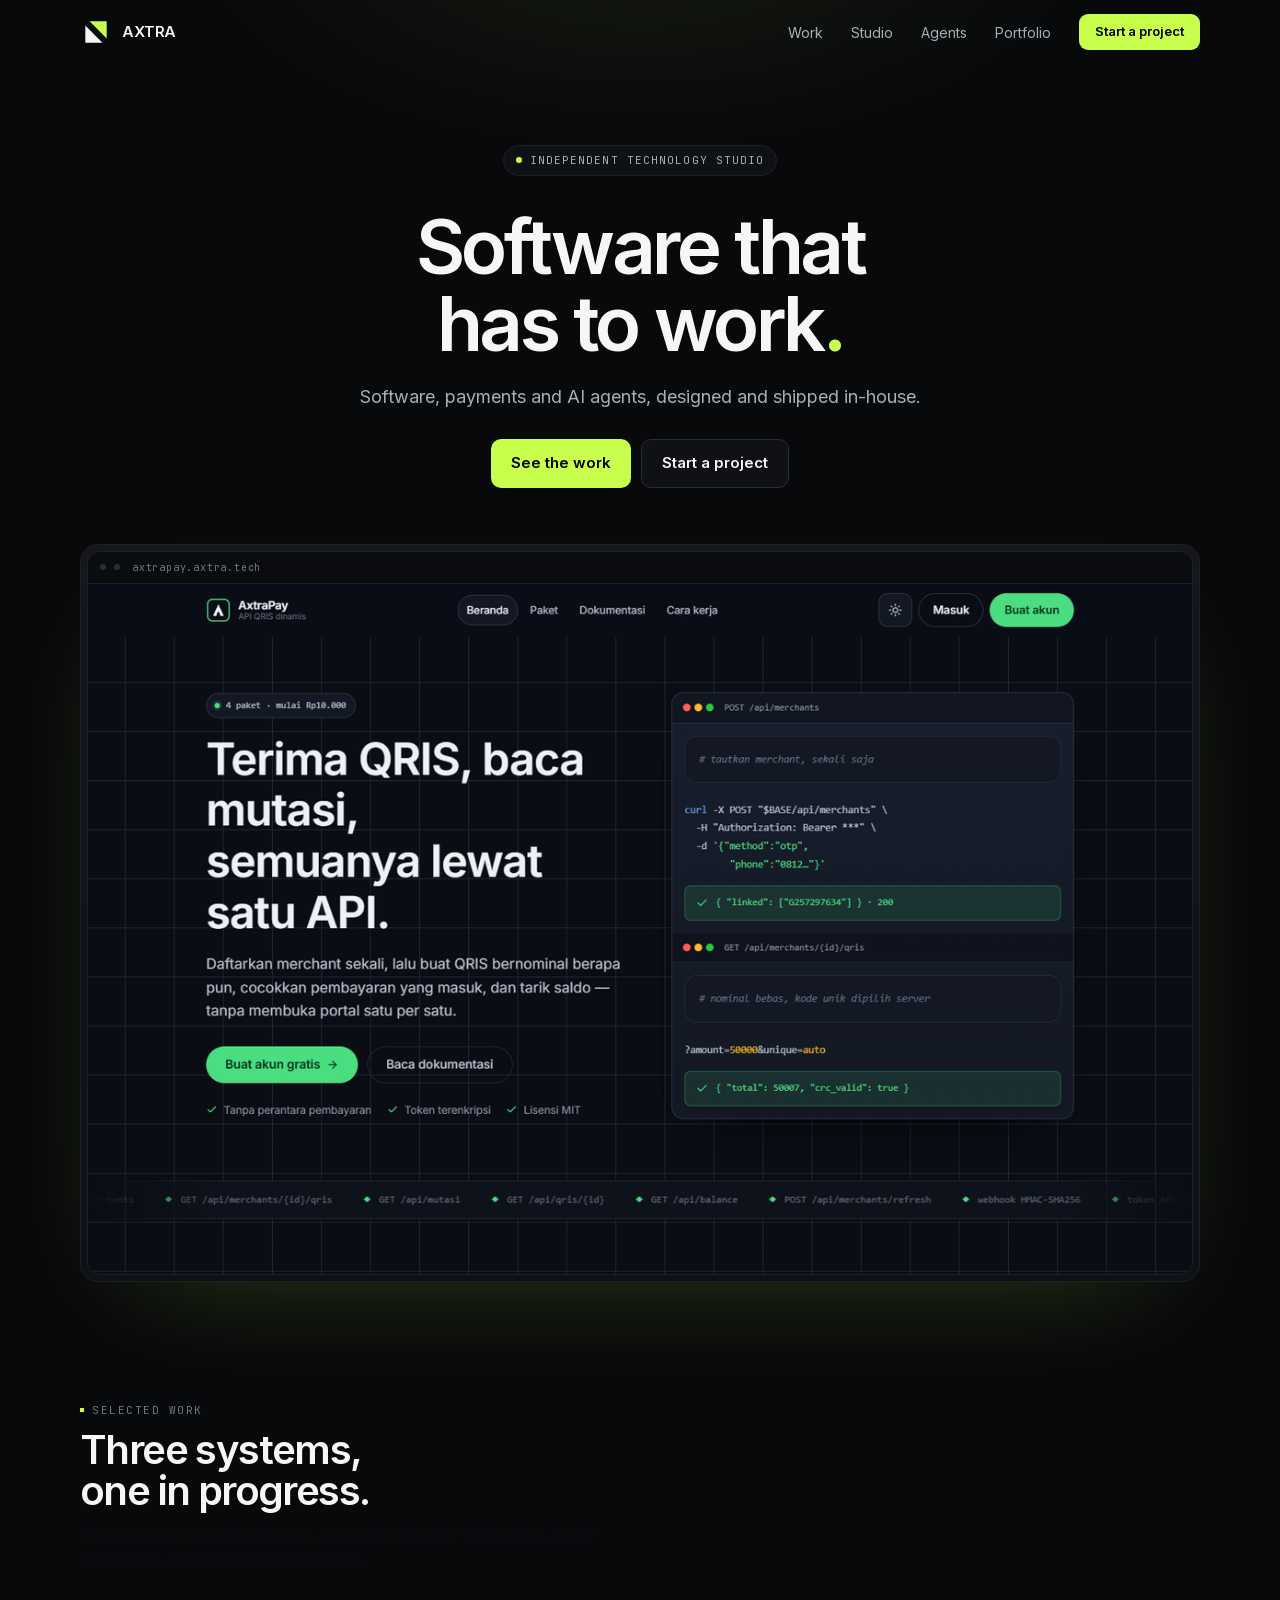
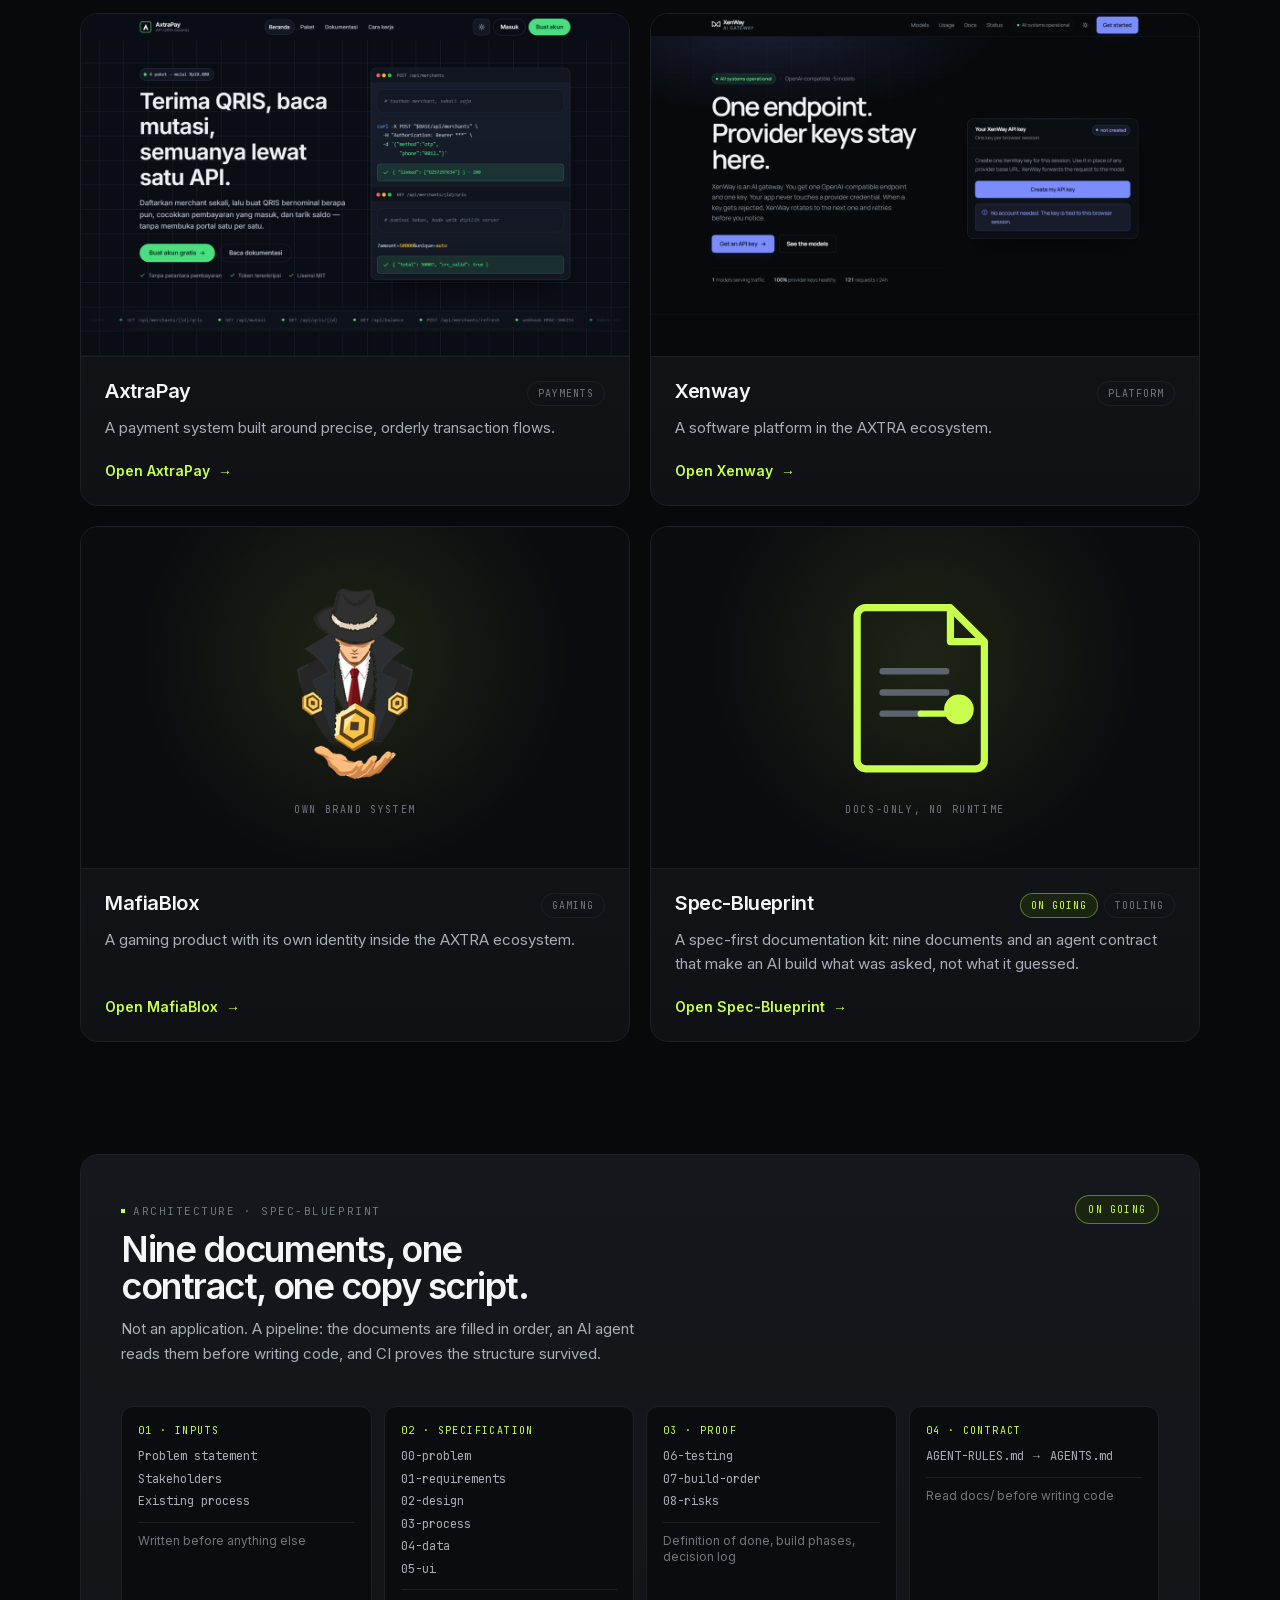
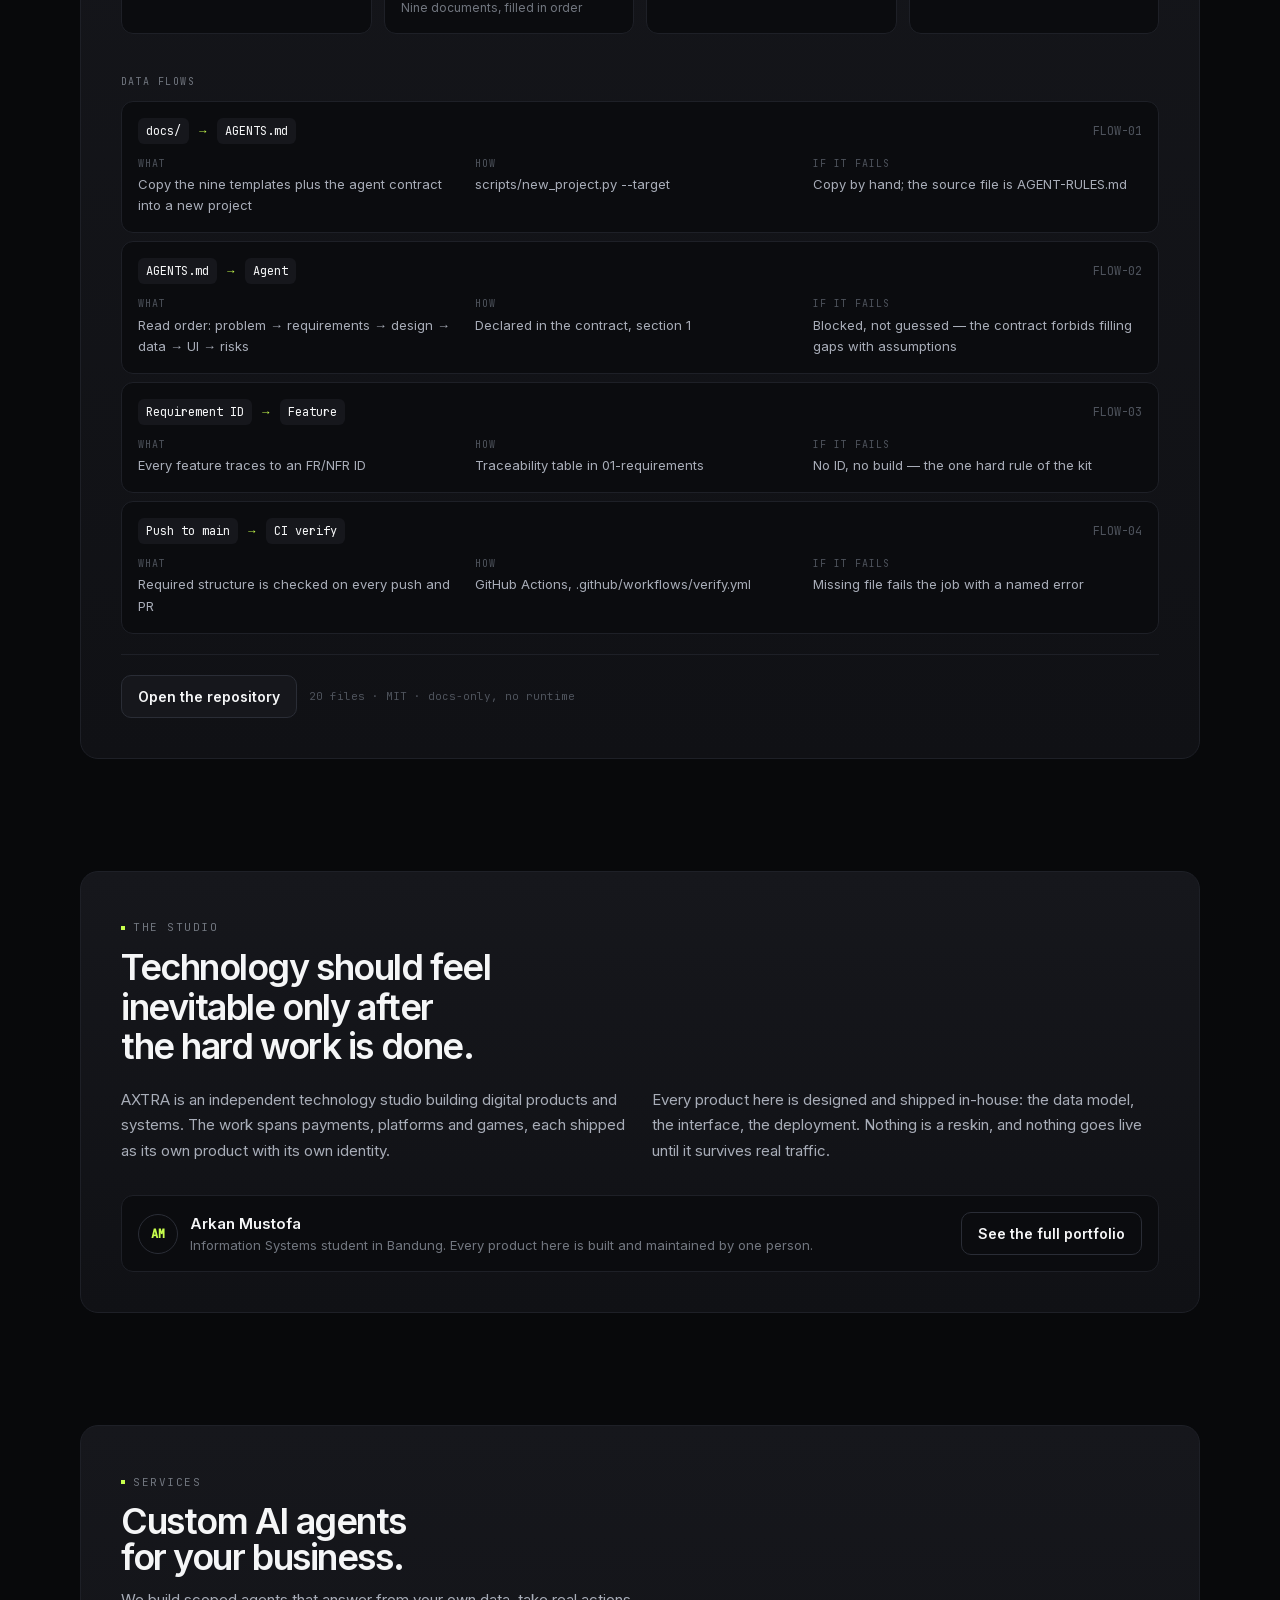
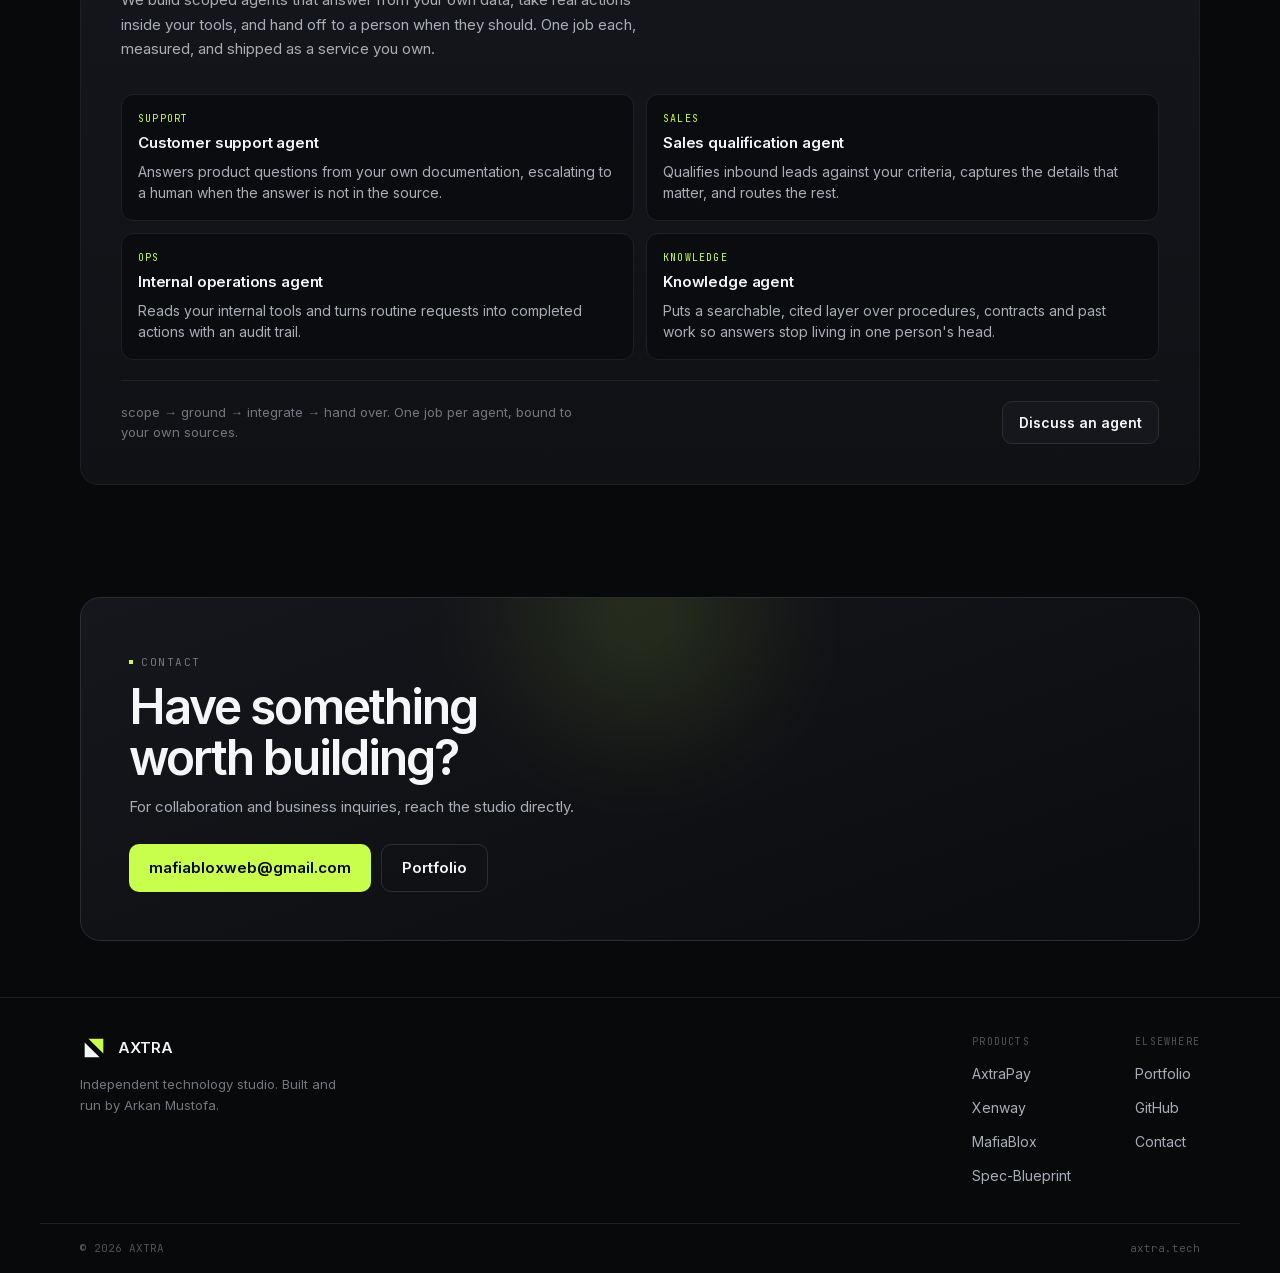
<file: index.html>
<!DOCTYPE html><html lang="en" class="hTMt2G_variable nZJATG_variable h-full antialiased"><head><meta charSet="utf-8"/><meta name="viewport" content="width=device-width, initial-scale=1"/><link rel="preload" href="/_next/static/media/07c7676b89ed2778-s.p.2bn3s6zvc0dyp.woff2" as="font" crossorigin="" type="font/woff2"/><link rel="preload" href="/_next/static/media/9a321a2c78eff0b5-s.p.1bkzbscqrt8rl.woff2" as="font" crossorigin="" type="font/woff2"/><link rel="preload" href="/brand/products/axtrapay-ui.png" as="image"/><link rel="stylesheet" href="/_next/static/chunks/3yg2bn7p1l-cr.css" data-precedence="next"/><link rel="preload" as="script" fetchPriority="low" href="/_next/static/chunks/1ckvzn7sfprko.js"/><script src="/_next/static/chunks/2bzlqb104tejm.js" async=""></script><script src="/_next/static/chunks/216iyidhmrh3u.js" async=""></script><script src="/_next/static/chunks/01guna706fea3.js" async=""></script><script src="/_next/static/chunks/turbopack-3-ry682tkyiqk.js" async=""></script><script src="/_next/static/chunks/0umf92h1sb77c.js" async=""></script><script src="/_next/static/chunks/2n5qeheznvl4u.js" async=""></script><script src="/_next/static/chunks/0ney9vuiaji6g.js" async=""></script><meta name="next-size-adjust" content=""/><title>AXTRA® — Independent Technology Studio</title><meta name="description" content="AXTRA builds independent digital products and technology systems. Explore the ecosystem."/><link rel="manifest" href="/manifest.webmanifest"/><meta name="robots" content="index, follow"/><link rel="canonical" href="https://axtra.tech"/><meta property="og:title" content="AXTRA® — Independent Technology Studio"/><meta property="og:description" content="AXTRA builds independent digital products and technology systems. Explore the ecosystem."/><meta property="og:url" content="https://axtra.tech"/><meta property="og:site_name" content="AXTRA"/><meta property="og:image" content="https://axtra.tech/brand/og-image.png"/><meta property="og:image:width" content="1200"/><meta property="og:image:height" content="630"/><meta property="og:image:alt" content="AXTRA"/><meta property="og:type" content="website"/><meta name="twitter:card" content="summary_large_image"/><meta name="twitter:title" content="AXTRA® — Independent Technology Studio"/><meta name="twitter:description" content="AXTRA builds independent digital products and technology systems. Explore the ecosystem."/><meta name="twitter:image" content="https://axtra.tech/brand/og-image.png"/><link rel="icon" href="/icon.svg?icon.2izvt0ac7xoug.svg" sizes="any" type="image/svg+xml"/><script src="/_next/static/chunks/0cz1d0mv5g_q7.js" noModule=""></script></head><body class="flex min-h-full flex-col"><div hidden=""><!--$--><!--/$--></div><a href="#content" class="sr-only focus:not-sr-only focus:fixed focus:top-3 focus:left-3 focus:z-50 focus:rounded-md focus:bg-accent focus:px-4 focus:py-3 focus:text-sm focus:font-semibold focus:text-black">Skip to content</a><div id="top"></div><header class="sticky top-0 z-40 transition-colors duration-200 border-b border-transparent"><div class="wrap flex h-16 items-center justify-between"><a href="#top" class="flex items-center gap-2.5"><img alt="" aria-hidden="true" loading="lazy" width="32" height="32" decoding="async" data-nimg="1" class="h-8 w-8" style="color:transparent" src="/brand/axtra-mark-dark.svg"/><span class="text-[0.9375rem] font-semibold tracking-[-0.01em] text-ink">AXTRA</span><span class="sr-only">— home</span></a><nav class="hidden items-center gap-7 md:flex"><a href="#work" class="text-[0.875rem] text-body transition-colors hover:text-ink">Work</a><a href="#studio" class="text-[0.875rem] text-body transition-colors hover:text-ink">Studio</a><a href="#agents" class="text-[0.875rem] text-body transition-colors hover:text-ink">Agents</a><a href="https://portfolio-arkan.pages.dev/" target="_blank" rel="noopener noreferrer" class="text-[0.875rem] text-body transition-colors hover:text-ink">Portfolio</a><a href="#contact" class="whitespace-nowrap rounded-[9px] bg-accent px-4 py-2 text-[0.8125rem] font-semibold text-black transition-opacity hover:opacity-90">Start a project</a></nav><button type="button" aria-expanded="false" aria-controls="mobile-nav" aria-label="Open menu" class="-mr-2 flex h-11 w-11 items-center justify-center md:hidden"><span class="relative block h-[14px] w-[22px]" aria-hidden="true"><span class="absolute left-0 h-[2px] w-[22px] rounded-[1px] bg-ink transition-all duration-200 top-0"></span><span class="absolute left-0 h-[2px] w-[22px] rounded-[1px] bg-ink transition-all duration-200 top-[12px]"></span></span></button></div></header><main id="content"><section class="wrap relative z-10 pt-[clamp(2.5rem,7vw,5rem)] pb-[clamp(2rem,5vw,3.5rem)]"><div class="rise"><div class="flex justify-center" style="--i:0"><span class="inline-flex items-center gap-2 rounded-full border border-line bg-panel px-3 py-1.5 font-mono text-[0.6875rem] tracking-[0.1em] text-body uppercase"><span class="h-1.5 w-1.5 rounded-full bg-accent" aria-hidden="true"></span>Independent technology studio</span></div><h1 class="mx-auto mt-[clamp(1.25rem,3vw,2rem)] max-w-[15ch] text-center text-[clamp(2.25rem,8.4vw,4.75rem)] font-semibold tracking-[-0.045em] text-ink" style="--i:1">Software that has to work<span class="text-accent">.</span></h1><p class="measure mx-auto mt-5 text-center text-[clamp(0.9375rem,3.6vw,1.125rem)] leading-[1.6] text-body" style="--i:2">Software, payments and AI agents, designed and shipped in-house.</p><div class="mt-7 flex flex-col gap-2.5 sm:flex-row sm:justify-center" style="--i:3"><a href="#work" class="tap inline-flex items-center justify-center rounded-[10px] bg-accent px-5 py-3 text-[0.9375rem] font-semibold text-black transition-opacity hover:opacity-90">See the work</a><a href="#contact" class="tap inline-flex items-center justify-center rounded-[10px] border border-line2 bg-panel px-5 py-3 text-[0.9375rem] font-semibold text-ink transition-colors hover:bg-panel2">Start a project</a></div></div><div class="rise"><div class="panel mt-[clamp(2rem,6vw,3.5rem)] overflow-hidden p-1.5 shadow-[0_40px_120px_-60px_rgba(200,255,77,0.25)]" style="--i:0"><div class="overflow-hidden rounded-[13px] border border-line bg-base"><div class="flex items-center gap-2 border-b border-line px-3 py-2"><span class="h-1.5 w-1.5 rounded-full bg-line2" aria-hidden="true"></span><span class="h-1.5 w-1.5 rounded-full bg-line2" aria-hidden="true"></span><span class="ml-1 truncate font-mono text-[0.625rem] tracking-[0.08em] text-muted">axtrapay.axtra.tech</span></div><img src="/brand/products/axtrapay-ui.png" alt="AxtraPay merchant dashboard" width="1200" height="750" class="block w-full"/></div></div></div></section><section id="work" class="wrap relative z-10 py-[clamp(2rem,5vw,3.5rem)]"><div class="rise"><div style="--i:0"><p class="eyebrow"><span class="h-1 w-1 bg-accent" aria-hidden="true"></span>Selected work</p><h2 class="mt-3 max-w-[20ch] text-[clamp(1.5rem,5vw,2.5rem)] font-semibold text-ink">Three systems, one in progress.</h2><p class="measure mt-3 text-[0.9375rem] leading-[1.65] text-body sm:text-base">Three systems live with real users, payments or traffic. The fourth is the kit those builds came out of, still in progress.</p></div></div><div class="mt-[clamp(1.5rem,4vw,2.5rem)] grid gap-4 sm:grid-cols-2 sm:gap-5"><div class="rise"><article class="panel group flex h-full flex-col overflow-hidden transition-colors duration-300 hover:border-line2" style="--i:0"><div class="relative aspect-[16/10] overflow-hidden border-b border-line bg-base"><img alt="AxtraPay interface" loading="lazy" width="1200" height="750" decoding="async" data-nimg="1" class="absolute inset-0 h-full w-full object-cover object-top transition-transform duration-500 group-hover:scale-[1.02] motion-reduce:transform-none" style="color:transparent" src="/brand/products/axtrapay-ui.png"/></div><div class="flex flex-1 flex-col p-5 sm:p-6"><div class="flex items-start justify-between gap-3"><h3 class="text-[1.25rem] font-semibold tracking-[-0.02em] text-ink">AxtraPay</h3><div class="flex shrink-0 items-center gap-1.5"><span class="rounded-full border border-line px-2.5 py-1 font-mono text-[0.625rem] tracking-[0.1em] text-muted uppercase">PAYMENTS</span></div></div><p class="mt-2.5 text-[0.9375rem] leading-[1.6] text-body">A payment system built around precise, orderly transaction flows.</p><a href="https://axtrapay.axtra.tech" target="_blank" rel="noopener noreferrer" class="tap mt-auto inline-flex items-center gap-2 pt-5 text-[0.875rem] font-semibold text-accent">Open <!-- -->AxtraPay<span aria-hidden="true" class="transition-transform duration-200 group-hover:translate-x-1 motion-reduce:transform-none">→</span><span class="sr-only"> (opens in a new tab)</span></a></div></article></div><div class="rise"><article class="panel group flex h-full flex-col overflow-hidden transition-colors duration-300 hover:border-line2" style="--i:1"><div class="relative aspect-[16/10] overflow-hidden border-b border-line bg-base"><img alt="Xenway interface" loading="lazy" width="1200" height="750" decoding="async" data-nimg="1" class="absolute inset-0 h-full w-full object-cover object-top transition-transform duration-500 group-hover:scale-[1.02] motion-reduce:transform-none" style="color:transparent" src="/brand/products/xenway-ui.png"/></div><div class="flex flex-1 flex-col p-5 sm:p-6"><div class="flex items-start justify-between gap-3"><h3 class="text-[1.25rem] font-semibold tracking-[-0.02em] text-ink">Xenway</h3><div class="flex shrink-0 items-center gap-1.5"><span class="rounded-full border border-line px-2.5 py-1 font-mono text-[0.625rem] tracking-[0.1em] text-muted uppercase">PLATFORM</span></div></div><p class="mt-2.5 text-[0.9375rem] leading-[1.6] text-body">A software platform in the AXTRA ecosystem.</p><a href="https://xenway.axtra.tech" target="_blank" rel="noopener noreferrer" class="tap mt-auto inline-flex items-center gap-2 pt-5 text-[0.875rem] font-semibold text-accent">Open <!-- -->Xenway<span aria-hidden="true" class="transition-transform duration-200 group-hover:translate-x-1 motion-reduce:transform-none">→</span><span class="sr-only"> (opens in a new tab)</span></a></div></article></div><div class="rise"><article class="panel group flex h-full flex-col overflow-hidden transition-colors duration-300 hover:border-line2" style="--i:2"><div class="relative aspect-[16/10] overflow-hidden border-b border-line bg-base"><div class="absolute inset-0 flex flex-col items-center justify-center gap-3 bg-[radial-gradient(circle_at_50%_38%,rgba(200,255,77,0.10),transparent_62%)]"><img alt="MafiaBlox logo" loading="lazy" width="256" height="256" decoding="async" data-nimg="1" class="h-[62%] w-auto transition-transform duration-500 group-hover:scale-[1.04] motion-reduce:transform-none" style="color:transparent" src="/brand/products/mafiablox-mark-dark.png"/><span class="font-mono text-[0.625rem] tracking-[0.16em] text-muted uppercase">Own brand system</span></div></div><div class="flex flex-1 flex-col p-5 sm:p-6"><div class="flex items-start justify-between gap-3"><h3 class="text-[1.25rem] font-semibold tracking-[-0.02em] text-ink">MafiaBlox</h3><div class="flex shrink-0 items-center gap-1.5"><span class="rounded-full border border-line px-2.5 py-1 font-mono text-[0.625rem] tracking-[0.1em] text-muted uppercase">GAMING</span></div></div><p class="mt-2.5 text-[0.9375rem] leading-[1.6] text-body">A gaming product with its own identity inside the AXTRA ecosystem.</p><a href="https://mafiablox.com" target="_blank" rel="noopener noreferrer" class="tap mt-auto inline-flex items-center gap-2 pt-5 text-[0.875rem] font-semibold text-accent">Open <!-- -->MafiaBlox<span aria-hidden="true" class="transition-transform duration-200 group-hover:translate-x-1 motion-reduce:transform-none">→</span><span class="sr-only"> (opens in a new tab)</span></a></div></article></div><div class="rise"><article class="panel group flex h-full flex-col overflow-hidden transition-colors duration-300 hover:border-line2" style="--i:3"><div class="relative aspect-[16/10] overflow-hidden border-b border-line bg-base"><div class="absolute inset-0 flex flex-col items-center justify-center gap-3 bg-[radial-gradient(circle_at_50%_38%,rgba(200,255,77,0.10),transparent_62%)]"><img alt="Spec-Blueprint logo" loading="lazy" width="256" height="256" decoding="async" data-nimg="1" class="h-[62%] w-auto transition-transform duration-500 group-hover:scale-[1.04] motion-reduce:transform-none" style="color:transparent" src="/brand/products/specblueprint-mark.svg"/><span class="font-mono text-[0.625rem] tracking-[0.16em] text-muted uppercase">Docs-only, no runtime</span></div></div><div class="flex flex-1 flex-col p-5 sm:p-6"><div class="flex items-start justify-between gap-3"><h3 class="text-[1.25rem] font-semibold tracking-[-0.02em] text-ink">Spec-Blueprint</h3><div class="flex shrink-0 items-center gap-1.5"><span class="rounded-full border border-accent/40 bg-accent-soft px-2.5 py-1 font-mono text-[0.625rem] tracking-[0.1em] text-accent uppercase">On going</span><span class="rounded-full border border-line px-2.5 py-1 font-mono text-[0.625rem] tracking-[0.1em] text-muted uppercase">TOOLING</span></div></div><p class="mt-2.5 text-[0.9375rem] leading-[1.6] text-body">A spec-first documentation kit: nine documents and an agent contract that make an AI build what was asked, not what it guessed.</p><a href="https://github.com/Arkanuy/spec-blueprint" target="_blank" rel="noopener noreferrer" class="tap mt-auto inline-flex items-center gap-2 pt-5 text-[0.875rem] font-semibold text-accent">Open <!-- -->Spec-Blueprint<span aria-hidden="true" class="transition-transform duration-200 group-hover:translate-x-1 motion-reduce:transform-none">→</span><span class="sr-only"> (opens in a new tab)</span></a></div></article></div></div></section><section id="architecture" class="wrap relative z-10 py-[clamp(2rem,5vw,3.5rem)]"><div class="rise"><div class="panel p-[clamp(1.25rem,4vw,2.5rem)]"><div class="flex flex-wrap items-start justify-between gap-4"><div style="--i:0"><p class="eyebrow"><span class="h-1 w-1 bg-accent" aria-hidden="true"></span>Architecture · <!-- -->Spec-Blueprint</p><h2 class="mt-3 max-w-[24ch] text-[clamp(1.5rem,5vw,2.25rem)] font-semibold text-ink">Nine documents, one contract, one copy script.</h2><p class="measure mt-3 text-[0.9375rem] leading-[1.65] text-body">Not an application. A pipeline: the documents are filled in order, an AI agent reads them before writing code, and CI proves the structure survived.</p></div><span class="shrink-0 rounded-full border border-accent/40 bg-accent-soft px-3 py-1.5 font-mono text-[0.625rem] tracking-[0.12em] text-accent uppercase">On going</span></div><ol class="mt-[clamp(1.5rem,4vw,2.5rem)] grid gap-3 md:grid-cols-4"><li class="rounded-[12px] border border-line bg-base p-4" style="--i:1"><p class="font-mono text-[0.625rem] tracking-[0.14em] text-accent uppercase">01<!-- --> · <!-- -->Inputs</p><ul class="mt-2.5 space-y-1.5"><li class="font-mono text-[0.75rem] leading-snug break-words text-body">Problem statement</li><li class="font-mono text-[0.75rem] leading-snug break-words text-body">Stakeholders</li><li class="font-mono text-[0.75rem] leading-snug break-words text-body">Existing process</li></ul><p class="mt-3 border-t border-line pt-2.5 text-[0.75rem] leading-snug text-muted">Written before anything else</p></li><li class="rounded-[12px] border border-line bg-base p-4" style="--i:2"><p class="font-mono text-[0.625rem] tracking-[0.14em] text-accent uppercase">02<!-- --> · <!-- -->Specification</p><ul class="mt-2.5 space-y-1.5"><li class="font-mono text-[0.75rem] leading-snug break-words text-body">00-problem</li><li class="font-mono text-[0.75rem] leading-snug break-words text-body">01-requirements</li><li class="font-mono text-[0.75rem] leading-snug break-words text-body">02-design</li><li class="font-mono text-[0.75rem] leading-snug break-words text-body">03-process</li><li class="font-mono text-[0.75rem] leading-snug break-words text-body">04-data</li><li class="font-mono text-[0.75rem] leading-snug break-words text-body">05-ui</li></ul><p class="mt-3 border-t border-line pt-2.5 text-[0.75rem] leading-snug text-muted">Nine documents, filled in order</p></li><li class="rounded-[12px] border border-line bg-base p-4" style="--i:3"><p class="font-mono text-[0.625rem] tracking-[0.14em] text-accent uppercase">03<!-- --> · <!-- -->Proof</p><ul class="mt-2.5 space-y-1.5"><li class="font-mono text-[0.75rem] leading-snug break-words text-body">06-testing</li><li class="font-mono text-[0.75rem] leading-snug break-words text-body">07-build-order</li><li class="font-mono text-[0.75rem] leading-snug break-words text-body">08-risks</li></ul><p class="mt-3 border-t border-line pt-2.5 text-[0.75rem] leading-snug text-muted">Definition of done, build phases, decision log</p></li><li class="rounded-[12px] border border-line bg-base p-4" style="--i:4"><p class="font-mono text-[0.625rem] tracking-[0.14em] text-accent uppercase">04<!-- --> · <!-- -->Contract</p><ul class="mt-2.5 space-y-1.5"><li class="font-mono text-[0.75rem] leading-snug break-words text-body">AGENT-RULES.md → AGENTS.md</li></ul><p class="mt-3 border-t border-line pt-2.5 text-[0.75rem] leading-snug text-muted">Read docs/ before writing code</p></li></ol><div class="mt-[clamp(1.5rem,4vw,2.5rem)]"><p class="font-mono text-[0.625rem] tracking-[0.14em] text-muted uppercase">Data flows</p><div class="mt-3 space-y-2"><div class="rounded-[12px] border border-line bg-base p-4" style="--i:1"><div class="flex flex-wrap items-center gap-2 font-mono text-[0.75rem]"><span class="rounded-[6px] bg-panel2 px-2 py-1 text-ink">docs/</span><span aria-hidden="true" class="text-accent">→</span><span class="rounded-[6px] bg-panel2 px-2 py-1 text-ink">AGENTS.md</span><span class="ml-auto text-faint">FLOW-01</span></div><dl class="mt-3 grid gap-2 text-[0.8125rem] leading-relaxed sm:grid-cols-3"><div><dt class="font-mono text-[0.625rem] tracking-[0.1em] text-faint uppercase">What</dt><dd class="mt-0.5 text-body">Copy the nine templates plus the agent contract into a new project</dd></div><div><dt class="font-mono text-[0.625rem] tracking-[0.1em] text-faint uppercase">How</dt><dd class="mt-0.5 text-body">scripts/new_project.py --target</dd></div><div><dt class="font-mono text-[0.625rem] tracking-[0.1em] text-faint uppercase">If it fails</dt><dd class="mt-0.5 text-body">Copy by hand; the source file is AGENT-RULES.md</dd></div></dl></div><div class="rounded-[12px] border border-line bg-base p-4" style="--i:2"><div class="flex flex-wrap items-center gap-2 font-mono text-[0.75rem]"><span class="rounded-[6px] bg-panel2 px-2 py-1 text-ink">AGENTS.md</span><span aria-hidden="true" class="text-accent">→</span><span class="rounded-[6px] bg-panel2 px-2 py-1 text-ink">Agent</span><span class="ml-auto text-faint">FLOW-02</span></div><dl class="mt-3 grid gap-2 text-[0.8125rem] leading-relaxed sm:grid-cols-3"><div><dt class="font-mono text-[0.625rem] tracking-[0.1em] text-faint uppercase">What</dt><dd class="mt-0.5 text-body">Read order: problem → requirements → design → data → UI → risks</dd></div><div><dt class="font-mono text-[0.625rem] tracking-[0.1em] text-faint uppercase">How</dt><dd class="mt-0.5 text-body">Declared in the contract, section 1</dd></div><div><dt class="font-mono text-[0.625rem] tracking-[0.1em] text-faint uppercase">If it fails</dt><dd class="mt-0.5 text-body">Blocked, not guessed — the contract forbids filling gaps with assumptions</dd></div></dl></div><div class="rounded-[12px] border border-line bg-base p-4" style="--i:3"><div class="flex flex-wrap items-center gap-2 font-mono text-[0.75rem]"><span class="rounded-[6px] bg-panel2 px-2 py-1 text-ink">Requirement ID</span><span aria-hidden="true" class="text-accent">→</span><span class="rounded-[6px] bg-panel2 px-2 py-1 text-ink">Feature</span><span class="ml-auto text-faint">FLOW-03</span></div><dl class="mt-3 grid gap-2 text-[0.8125rem] leading-relaxed sm:grid-cols-3"><div><dt class="font-mono text-[0.625rem] tracking-[0.1em] text-faint uppercase">What</dt><dd class="mt-0.5 text-body">Every feature traces to an FR/NFR ID</dd></div><div><dt class="font-mono text-[0.625rem] tracking-[0.1em] text-faint uppercase">How</dt><dd class="mt-0.5 text-body">Traceability table in 01-requirements</dd></div><div><dt class="font-mono text-[0.625rem] tracking-[0.1em] text-faint uppercase">If it fails</dt><dd class="mt-0.5 text-body">No ID, no build — the one hard rule of the kit</dd></div></dl></div><div class="rounded-[12px] border border-line bg-base p-4" style="--i:4"><div class="flex flex-wrap items-center gap-2 font-mono text-[0.75rem]"><span class="rounded-[6px] bg-panel2 px-2 py-1 text-ink">Push to main</span><span aria-hidden="true" class="text-accent">→</span><span class="rounded-[6px] bg-panel2 px-2 py-1 text-ink">CI verify</span><span class="ml-auto text-faint">FLOW-04</span></div><dl class="mt-3 grid gap-2 text-[0.8125rem] leading-relaxed sm:grid-cols-3"><div><dt class="font-mono text-[0.625rem] tracking-[0.1em] text-faint uppercase">What</dt><dd class="mt-0.5 text-body">Required structure is checked on every push and PR</dd></div><div><dt class="font-mono text-[0.625rem] tracking-[0.1em] text-faint uppercase">How</dt><dd class="mt-0.5 text-body">GitHub Actions, .github/workflows/verify.yml</dd></div><div><dt class="font-mono text-[0.625rem] tracking-[0.1em] text-faint uppercase">If it fails</dt><dd class="mt-0.5 text-body">Missing file fails the job with a named error</dd></div></dl></div></div></div><div class="mt-5 flex flex-wrap items-center gap-3 border-t border-line pt-5"><a href="https://github.com/Arkanuy/spec-blueprint" target="_blank" rel="noopener noreferrer" class="tap inline-flex items-center justify-center rounded-[10px] border border-line2 bg-panel2 px-4 py-2.5 text-[0.875rem] font-semibold whitespace-nowrap text-ink transition-colors hover:border-accent hover:text-accent">Open the repository<span class="sr-only"> (opens in a new tab)</span></a><p class="font-mono text-[0.6875rem] text-faint">20 files · MIT · docs-only, no runtime</p></div></div></div></section><section id="studio" class="wrap relative z-10 py-[clamp(2rem,5vw,3.5rem)]"><div class="rise"><div class="panel p-[clamp(1.25rem,4vw,2.5rem)]"><p class="eyebrow" style="--i:0"><span class="h-1 w-1 bg-accent" aria-hidden="true"></span>The studio</p><h2 class="mt-3 max-w-[20ch] text-[clamp(1.375rem,4.6vw,2.25rem)] font-semibold leading-[1.1] text-ink" style="--i:1">Technology should feel inevitable only after the hard work is done.</h2><div class="mt-5 grid gap-3 sm:grid-cols-2 sm:gap-6" style="--i:2"><p class="measure text-[0.9375rem] leading-[1.7] text-body">AXTRA is an independent technology studio building digital products and systems. The work spans payments, platforms and games, each shipped as its own product with its own identity.</p><p class="measure text-[0.9375rem] leading-[1.7] text-body">Every product here is designed and shipped in-house: the data model, the interface, the deployment. Nothing is a reskin, and nothing goes live until it survives real traffic.</p></div><div class="mt-[clamp(1.25rem,3vw,2rem)] flex flex-col gap-3 rounded-[12px] border border-line bg-base p-4 sm:flex-row sm:items-center sm:justify-between" style="--i:3"><div class="flex items-center gap-3"><span class="grid h-10 w-10 shrink-0 place-items-center rounded-full border border-line2 font-mono text-[0.75rem] font-semibold text-accent">AM</span><div class="min-w-0"><p class="text-[0.9375rem] font-semibold text-ink">Arkan Mustofa</p><p class="mt-0.5 text-[0.8125rem] leading-snug text-muted">Information Systems student in Bandung. Every product here is built and maintained by one person.</p></div></div><a href="https://portfolio-arkan.pages.dev/" target="_blank" rel="noopener noreferrer" class="tap inline-flex shrink-0 items-center justify-center rounded-[10px] border border-line2 px-4 py-2.5 text-[0.875rem] font-semibold whitespace-nowrap text-ink transition-colors hover:border-accent hover:text-accent">See the full portfolio<span class="sr-only"> (opens in a new tab)</span></a></div></div></div></section><section id="agents" class="wrap relative z-10 py-[clamp(2rem,5vw,3.5rem)]"><div class="rise"><div class="panel p-[clamp(1.25rem,4vw,2.5rem)]"><div style="--i:0"><p class="eyebrow"><span class="h-1 w-1 bg-accent" aria-hidden="true"></span>Services</p><h2 class="mt-3 max-w-[22ch] text-[clamp(1.5rem,5vw,2.25rem)] font-semibold text-ink">Custom AI agents for your business.</h2><p class="measure mt-3 text-[0.9375rem] leading-[1.65] text-body">We build scoped agents that answer from your own data, take real actions inside your tools, and hand off to a person when they should. One job each, measured, and shipped as a service you own.</p></div><ul class="mt-[clamp(1.5rem,4vw,2rem)] grid gap-3 sm:grid-cols-2"><li style="--i:1" class="rounded-[12px] border border-line bg-base p-4"><p class="font-mono text-[0.625rem] tracking-[0.12em] text-accent uppercase">SUPPORT</p><p class="mt-1.5 text-[0.9375rem] font-semibold tracking-[-0.01em] text-ink">Customer support agent</p><p class="mt-1.5 text-[0.875rem] leading-[1.55] text-body">Answers product questions from your own documentation, escalating to a human when the answer is not in the source.</p></li><li style="--i:2" class="rounded-[12px] border border-line bg-base p-4"><p class="font-mono text-[0.625rem] tracking-[0.12em] text-accent uppercase">SALES</p><p class="mt-1.5 text-[0.9375rem] font-semibold tracking-[-0.01em] text-ink">Sales qualification agent</p><p class="mt-1.5 text-[0.875rem] leading-[1.55] text-body">Qualifies inbound leads against your criteria, captures the details that matter, and routes the rest.</p></li><li style="--i:3" class="rounded-[12px] border border-line bg-base p-4"><p class="font-mono text-[0.625rem] tracking-[0.12em] text-accent uppercase">OPS</p><p class="mt-1.5 text-[0.9375rem] font-semibold tracking-[-0.01em] text-ink">Internal operations agent</p><p class="mt-1.5 text-[0.875rem] leading-[1.55] text-body">Reads your internal tools and turns routine requests into completed actions with an audit trail.</p></li><li style="--i:4" class="rounded-[12px] border border-line bg-base p-4"><p class="font-mono text-[0.625rem] tracking-[0.12em] text-accent uppercase">KNOWLEDGE</p><p class="mt-1.5 text-[0.9375rem] font-semibold tracking-[-0.01em] text-ink">Knowledge agent</p><p class="mt-1.5 text-[0.875rem] leading-[1.55] text-body">Puts a searchable, cited layer over procedures, contracts and past work so answers stop living in one person&#x27;s head.</p></li></ul><div class="mt-5 flex flex-col gap-3 border-t border-line pt-5 sm:flex-row sm:items-center sm:justify-between" style="--i:5"><p class="measure text-[0.8125rem] leading-[1.55] text-muted">scope → ground → integrate → hand over<!-- -->. One job per agent, bound to your own sources.</p><a href="mailto:mafiabloxweb@gmail.com?subject=AI%20agent%20enquiry" class="tap inline-flex shrink-0 items-center justify-center rounded-[10px] border border-line2 bg-panel2 px-4 py-2.5 text-[0.875rem] font-semibold whitespace-nowrap text-ink transition-colors hover:border-accent hover:text-accent">Discuss an agent</a></div></div></div></section><section id="contact" class="wrap relative z-10 py-[clamp(2rem,5vw,3.5rem)]"><div class="rise"><div class="relative overflow-hidden rounded-[20px] border border-line2 bg-[linear-gradient(160deg,#16171c,#0b0c0f)] p-[clamp(1.5rem,5vw,3rem)]"><span aria-hidden="true" class="pointer-events-none absolute -top-24 left-1/2 h-56 w-56 -translate-x-1/2 rounded-full bg-accent/12 blur-3xl"></span><div class="relative" style="--i:0"><p class="eyebrow"><span class="h-1 w-1 bg-accent" aria-hidden="true"></span>Contact</p><h2 class="mt-3 max-w-[16ch] text-[clamp(1.625rem,6vw,3rem)] font-semibold leading-[1.05] text-ink">Have something worth building?</h2><p class="measure mt-3 text-[0.9375rem] leading-[1.65] text-body">For collaboration and business inquiries, reach the studio directly.</p><div class="mt-6 flex flex-col gap-2.5 sm:flex-row"><a href="mailto:mafiabloxweb@gmail.com?subject=Project%20enquiry" class="tap inline-flex items-center justify-center rounded-[10px] bg-accent px-5 py-3 text-[0.9375rem] font-semibold text-black transition-opacity hover:opacity-90">mafiabloxweb@gmail.com</a><a href="https://portfolio-arkan.pages.dev/" target="_blank" rel="noopener noreferrer" class="tap inline-flex items-center justify-center rounded-[10px] border border-line2 px-5 py-3 text-[0.9375rem] font-semibold whitespace-nowrap text-ink transition-colors hover:border-accent hover:text-accent">Portfolio<span class="sr-only"> (opens in a new tab)</span></a></div></div></div></div></section></main><footer class="relative z-10 mt-auto border-t border-line"><div class="wrap flex flex-col gap-7 py-9 md:flex-row md:items-start md:justify-between"><div><div class="flex items-center gap-2.5"><img alt="" aria-hidden="true" loading="lazy" width="28" height="28" decoding="async" data-nimg="1" class="h-7 w-7" style="color:transparent" src="/brand/axtra-mark-dark.svg"/><span class="text-[0.9375rem] font-semibold text-ink">AXTRA</span></div><p class="mt-3 max-w-[32ch] text-[0.8125rem] leading-relaxed text-muted">Independent technology studio. Built and run by <!-- -->Arkan Mustofa<!-- -->.</p></div><div class="flex gap-12 sm:gap-16"><nav aria-label="Products"><p class="font-mono text-[0.625rem] tracking-[0.12em] text-faint uppercase">Products</p><ul class="mt-3 space-y-2.5"><li><a href="https://axtrapay.axtra.tech" target="_blank" rel="noopener noreferrer" class="tap inline-flex items-center text-[0.875rem] text-body transition-colors hover:text-ink">AxtraPay</a></li><li><a href="https://xenway.axtra.tech" target="_blank" rel="noopener noreferrer" class="tap inline-flex items-center text-[0.875rem] text-body transition-colors hover:text-ink">Xenway</a></li><li><a href="https://mafiablox.com" target="_blank" rel="noopener noreferrer" class="tap inline-flex items-center text-[0.875rem] text-body transition-colors hover:text-ink">MafiaBlox</a></li><li><a href="https://github.com/Arkanuy/spec-blueprint" target="_blank" rel="noopener noreferrer" class="tap inline-flex items-center text-[0.875rem] text-body transition-colors hover:text-ink">Spec-Blueprint</a></li></ul></nav><nav aria-label="Elsewhere"><p class="font-mono text-[0.625rem] tracking-[0.12em] text-faint uppercase">Elsewhere</p><ul class="mt-3 space-y-2.5"><li><a href="https://portfolio-arkan.pages.dev/" target="_blank" rel="noopener noreferrer" class="tap inline-flex items-center text-[0.875rem] text-body transition-colors hover:text-ink">Portfolio</a></li><li><a href="https://github.com/Arkanuy" target="_blank" rel="noopener noreferrer" class="tap inline-flex items-center text-[0.875rem] text-body transition-colors hover:text-ink">GitHub</a></li><li><a href="#contact" class="tap inline-flex items-center text-[0.875rem] text-body transition-colors hover:text-ink">Contact</a></li></ul></nav></div></div><div class="wrap flex flex-col gap-1 border-t border-line py-4 sm:flex-row sm:items-center sm:justify-between"><p class="font-mono text-[0.6875rem] text-faint">© 2026 <!-- -->AXTRA</p><p class="font-mono text-[0.6875rem] text-faint">axtra.tech</p></div></footer><!--$--><!--/$--><script id="_R_">(globalThis["TURBOPACK"] || (globalThis["TURBOPACK"] = [])).push({"otherChunks":["static/chunks/1ckvzn7sfprko.js","static/chunks/2bzlqb104tejm.js","static/chunks/216iyidhmrh3u.js","static/chunks/01guna706fea3.js"],"runtimeModuleIds":[94553]});</script><script src="/_next/static/chunks/1ckvzn7sfprko.js" async=""></script><script>(self.__next_f=self.__next_f||[]).push([0])</script><script>self.__next_f.push([1,"1:\"$Sreact.fragment\"\n2:\"/_next/static/chunks/0umf92h1sb77c.js\"\n3:I[39756,[\"$2\"],\"default\"]\n4:I[37457,[\"$2\"],\"default\"]\n5:\"/_next/static/chunks/2n5qeheznvl4u.js\"\n6:I[22016,[\"$2\",\"$5\"],\"\"]\n8:\"/_next/static/chunks/0ney9vuiaji6g.js\"\n9:I[36852,[\"$2\",\"$8\"],\"default\"]\na:I[9608,[\"$2\",\"$8\"],\"default\"]\n17:\"ViewportBoundary\"\n18:I[97367,[\"$2\"],\"$17\"]\n1a:\"MetadataBoundary\"\n1b:I[97367,[\"$2\"],\"$1a\"]\n1c:\"$Sreact.suspense\"\n1e:I[68027,[\"$2\"],\"default\",1]\n:HL[\"/_next/static/chunks/3yg2bn7p1l-cr.css\",\"style\"]\n:HL[\"/_next/static/media/07c7676b89ed2778-s.p.2bn3s6zvc0dyp.woff2\",\"font\",{\"crossOrigin\":\"\",\"type\":\"font/woff2\"}]\n:HL[\"/_next/static/media/9a321a2c78eff0b5-s.p.1bkzbscqrt8rl.woff2\",\"font\",{\"crossOrigin\":\"\",\"type\":\"font/woff2\"}]\n7:[[\"children\",{\"s\":\"__PAGE__\",\"h\":512,\"d\":{\"r\":[\"$\",\"$1\",\"c\",{\"children\":[[[\"$\",\"div\",null,{\"id\":\"top\"}],[\"$\",\"$L9\",null,{}],[\"$\",\"main\",null,{\"id\":\"content\",\"children\":[[\"$\",\"section\",null,{\"className\":\"wrap relative z-10 pt-[clamp(2.5rem,7vw,5rem)] pb-[clamp(2rem,5vw,3.5rem)]\",\"children\":[[\"$\",\"$La\",null,{\"children\":[[\"$\",\"div\",null,{\"className\":\"flex justify-center\",\"style\":{\"--i\":0},\"children\":[\"$\",\"span\",null,{\"className\":\"inline-flex items-center gap-2 rounded-full border border-line bg-panel px-3 py-1.5 font-mono text-[0.6875rem] tracking-[0.1em] text-body uppercase\",\"children\":[[\"$\",\"span\",null,{\"className\":\"h-1.5 w-1.5 rounded-full bg-accent\",\"aria-hidden\":\"true\"}],\"Independent technology studio\"]}]}],[\"$\",\"h1\",null,{\"className\":\"mx-auto mt-[clamp(1.25rem,3vw,2rem)] max-w-[15ch] text-center text-[clamp(2.25rem,8.4vw,4.75rem)] font-semibold tracking-[-0.045em] text-ink\",\"style\":{\"--i\":1},\"children\":[\"Software that has to work\",[\"$\",\"span\",null,{\"className\":\"text-accent\",\"children\":\".\"}]]}],[\"$\",\"p\",null,{\"className\":\"measure mx-auto mt-5 text-center text-[clamp(0.9375rem,3.6vw,1.125rem)] leading-[1.6] text-body\",\"style\":{\"--i\":2},\"children\":\"Software, payments and AI agents, designed and shipped in-house.\"}],[\"$\",\"div\",null,{\"className\":\"mt-7 flex flex-col gap-2.5 sm:flex-row sm:justify-center\",\"style\":{\"--i\":3},\"children\":[[\"$\",\"a\",null,{\"href\":\"#work\",\"className\":\"tap inline-flex items-center justify-center rounded-[10px] bg-accent px-5 py-3 text-[0.9375rem] font-semibold text-black transition-opacity hover:opacity-90\",\"children\":\"See the work\"}],[\"$\",\"a\",null,{\"href\":\"#contact\",\"className\":\"tap inline-flex items-center justify-center rounded-[10px] border border-line2 bg-panel px-5 py-3 text-[0.9375rem] font-semibold text-ink transition-colors hover:bg-panel2\",\"children\":\"Start a project\"}]]}]]}],[\"$\",\"$La\",null,{\"children\":[\"$\",\"div\",null,{\"className\":\"panel mt-[clamp(2rem,6vw,3.5rem)] overflow-hidden p-1.5 shadow-[0_40px_120px_-60px_rgba(200,255,77,0.25)]\",\"style\":{\"--i\":0},\"children\":[\"$\",\"div\",null,{\"className\":\"overflow-hidden rounded-[13px] border border-line bg-base\",\"children\":[[\"$\",\"div\",null,{\"className\":\"flex items-center gap-2 border-b border-line px-3 py-2\",\"children\":[\"$Lb\",\"$Lc\",\"$Ld\"]}],\"$Le\"]}]}]}]]}],\"$Lf\",\"$L10\",\"$L11\",\"$L12\",\"$L13\"]}],\"$L14\"],[\"$L15\"],\"$L16\"]}],\"p\":false,\"v\":null}}]]\n0:{\"P\":null,\"c\":[\"\",\"\"],\"q\":\"\",\"i\":false,\"t\":{\"t\":{\"s\":\"\",\"h\":528,\"d\":{\"r\":[\"$\",\"$1\",\"c\",{\"children\":[[[\"$\",\"link\",\"0\",{\"rel\":\"stylesheet\",\"href\":\"/_next/static/chunks/3yg2bn7p1l-cr.css\",\"precedence\":\"next\",\"crossOrigin\":\"$undefined\",\"nonce\":\"$undefined\"}],[\"$\",\"script\",\"script-0\",{\"src\":\"/_next/static/chunks/0umf92h1sb77c.js\",\"async\":true,\"nonce\":\"$undefined\"}]],[\"$\",\"html\",null,{\"lang\":\"en\",\"className\":\"hTMt2G_variable nZJATG_variable h-full antialiased\",\"children\":[\"$\",\"body\",null,{\"className\":\"flex min-h-full flex-col\",\"children\":[[\"$\",\"a\",null,{\"href\":\"#content\",\"className\":\"sr-only focus:not-sr-only focus:fixed focus:top-3 focus:left-3 focus:z-50 focus:rounded-md focus:bg-accent focus:px-4 focus:py-3 focus:text-sm focus:font-semibold focus:text-black\",\"children\":\"Skip to content\"}],[\"$\",\"$L3\",null,{\"parallelRouterKey\":\"children\",\"error\":\"$undefined\",\"errorStyles\":\"$undefined\",\"errorScripts\":\"$undefined\",\"template\":[\"$\",\"$L4\",null,{}],\"templateStyles\":\"$undefined\",\"templateScripts\":\"$undefined\",\"notFound\":[[\"$\",\"main\",null,{\"className\":\"flex flex-1 flex-col items-center justify-center bg-void px-6 py-24 text-center\",\"children\":[[\"$\",\"p\",null,{\"className\":\"font-mono text-[11px] uppercase tracking-[0.18em] text-muted\",\"children\":\"404\"}],[\"$\",\"h1\",null,{\"className\":\"mt-6 max-w-[18ch] font-display text-[clamp(2rem,6vw,4.5rem)] font-semibold leading-[1.02] tracking-tight text-ink\",\"children\":\"This page does not exist.\"}],[\"$\",\"p\",null,{\"className\":\"mt-6 max-w-[44ch] text-base leading-relaxed text-soft\",\"children\":\"The page you were looking for has moved or never existed.\"}],[\"$\",\"$L6\",null,{\"href\":\"/\",\"className\":\"mt-12 inline-flex items-center justify-center rounded-sm border border-line px-6 py-3 font-mono text-[11px] uppercase tracking-[0.18em] text-ink transition-colors duration-200 hover:border-line-strong hover:text-silver focus-visible:outline-2 focus-visible:outline-offset-4 focus-visible:outline-line-strong\",\"children\":\"Back to home\"}]]}],[]],\"forbidden\":\"$undefined\",\"unauthorized\":\"$undefined\"}]]}]}]]}],\"p\":false,\"v\":null},\"c\":\"$Q7\"},\"h\":{\"r\":[\"$\",\"$1\",\"h\",{\"children\":[null,[\"$\",\"$L18\",null,{\"children\":\"$L19\"}],[\"$\",\"$L1b\",null,{\"children\":[[\"$\",\"div\",null,{\"hidden\":true,\"children\":[\"$\",\"$1c\",null,{\"name\":\"Next.Metadata\",\"children\":\"$L1d\"}]}],null]}],[\"$\",\"meta\",null,{\"name\":\"next-size-adjust\",\"content\":\"\"}]]}],\"p\":false,\"v\":null}},\"m\":\"$undefined\",\"G\":[\"$1e\",[[\"$\",\"link\",\"0\",{\"rel\":\"stylesheet\",\"href\":\"/_next/static/chunks/3yg2bn7p1l-cr.css\",\"precedence\":\"next\",\"crossOrigin\":\"$undefined\",\"nonce\":\"$undefined\"}]]],\"S\":true,\"r\":\"$undefined\",\"s\":\"$undefined\",\"a\":\"$undefined\",\"l\":\"$undefined\",\"p\":\"$undefined\",\"d\":\"$undefined\",\"b\":\"MsCTrGiNDQiC5yFJe2hno\"}\n1f:I[5500,[\"$2\",\"$8\"],\"Image\"]\n27:I[97367,[\"$2\"],\"OutletBoundary\"]\n:HL[\"/brand/products/axtrapay-ui.png\",\"image\"]\nb:[\"$\",\"span\",null,{\"className\":\"h-1.5 w-1.5 rounded-full bg-line2\",\"aria-hidden\":\"true\"}]\nc:[\"$\",\"span\",null,{\"className\":\"h-1.5 w-1.5 rounded-full bg-line2\",\"aria-hidden\":\"true\"}]\nd:[\"$\",\"span\",null,{\"className\":\"ml-1 truncate font-mono text-[0.625rem] tracking-[0.08em] text-muted\",\"children\":\"axtrapay.axtra.tech\"}]\ne:[\"$\",\"img\",null,{\"src\":\"/brand/products/axtrapay-ui.png\",\"alt\":\"AxtraPay merchant dashboard\",\"width\":1200,\"height\":750,\"className\":\"block w-full\"}]\nf:[\"$\",\"section\",null,{\"id\":\"work\",\"className\":\"wrap relative z-10 py-[clamp(2rem,5vw,3.5rem)]\",\"children\":[[\"$\",\"$La\",null,{\"children\":[\"$\",\"div\",null,{\"style\":{\"--i\":0},\"children\":[[\"$\",\"p\",null,{\"className\":\"eyebrow\",\"children\":[[\"$\",\"span\",null,{\"className\":\"h-1 w-1 bg-accent\",\"aria-hidden\":\"true\"}],\"Selected work\"]}],[\"$\",\"h2\",null,{\"className\":\"mt-3 max-w-[20ch] text-[clamp(1.5rem,5vw,2.5rem)] font-semibold text-ink\",\"children\":\"Three systems, one in progress.\"}],[\"$\",\"p\",null,{\"className\":\"measure mt-3 text-[0.9375rem] leading-[1.65] text-body sm:text-base\",\"children\":\"Three systems live with real users, payments or traffic. The fourth is the kit those builds came out of, still in progress.\"}]]}]}],[\"$\",\"div\",null,{\"className\":\"mt-[clamp(1.5rem,4vw,2.5rem)] grid gap-4 sm:grid-cols-2 sm:gap-5\",\"children\":[[\"$\",\"$La\",\"axtrapay\",{\"children\":[\"$\",\"article\",null,{\"className\":\"panel group flex h-full flex-col overflow-hidden transition-colors duration-300 hover:border-line2\",\"style\":{\"--i\":0},\"children\":[[\"$\",\"div\",null,{\"className\":\"relative aspect-[16/10] overflow-hidden border-b border-line bg-base\",\"children\":[\"$\",\"$L1f\",null,{\"src\":\"/brand/products/axtrapay-ui.png\",\"alt\":\"AxtraPay interface\",\"width\":1200,\"height\":750,\"sizes\":\"(min-width: 900px) 50vw, 92vw\",\"className\":\"absolute inset-0 h-full w-full object-cover object-top transition-transform duration-500 group-hover:scale-[1.02] motion-reduce:transform-none\"}]}],[\"$\",\"div\",null,{\"className\":\"flex flex-1 flex-col p-5 sm:p-6\",\"children\":[[\"$\",\"div\",null,{\"className\":\"flex items-start justify-between gap-3\",\"children\":[[\"$\",\"h3\",null,{\"className\":\"text-[1.25rem] font-semibold tracking-[-0.02em] text-ink\",\"children\":\"AxtraPay\"}],[\"$\",\"div\",null,{\"className\":\"flex shrink-0 items-center gap-1.5\",\"children\":[false,[\"$\",\"span\",null,{\"className\":\"rounded-full border border-line px-2.5 py-1 font-mono text-[0.625rem] tracking-[0.1em] text-muted uppercase\",\"children\":\"PAYMENTS\"}]]}]]}],[\"$\",\"p\",null,{\"className\":\"mt-2.5 text-[0.9375rem] leading-[1.6] text-body\",\"children\":\"A payment system built around precise, orderly transaction flows.\"}],[\"$\",\"a\",null,{\"href\":\"https://axtrapay.axtra.tech\",\"target\":\"_blank\",\"rel\":\"noopener noreferrer\",\"className\":\"tap mt-auto inline-flex items-center gap-2 pt-5 text-[0.875rem] font-semibold text-accent\",\"children\":[\"Open \",\"AxtraPay\",[\"$\",\"span\",null,{\"aria-hidden\":\"true\",\"className\":\"transition-transform duration-200 group-hover:translate-x-1 motion-reduce:transform-none\",\"children\":\"→\"}],[\"$\",\"span\",null,{\"className\":\"sr-only\",\"children\":\" (opens in a new tab)\"}]]}]]}]]}]}],[\"$\",\"$La\",\"xenway\",{\"children\":[\"$\",\"article\",null,{\"className\":\"panel group flex h-full flex-col overflow-hidden transition-colors duration-300 hover:border-line2\",\"style\":{\"--i\":1},\"children\":[[\"$\",\"div\",null,{\"className\":\"relative aspect-[16/10] overflow-hidden border-b border-line bg-base\",\"children\":[\"$\",\"$L1f\",null,{\"src\":\"/brand/products/xenway-ui.png\",\"alt\":\"Xenway interface\",\"width\":1200,\"height\":750,\"sizes\":\"(min-width: 900px) 50vw, 92vw\",\"className\":\"absolute inset-0 h-full w-full object-cover object-top transition-transform duration-500 group-hover:scale-[1.02] motion-reduce:transform-none\"}]}],[\"$\",\"div\",null,{\"className\":\"flex flex-1 flex-col p-5 sm:p-6\",\"children\":[[\"$\",\"div\",null,{\"className\":\"flex items-start justify-between gap-3\",\"children\":[[\"$\",\"h3\",null,{\"className\":\"text-[1.25rem] font-semibold tracking-[-0.02em] text-ink\",\"children\":\"Xenway\"}],[\"$\",\"div\",null,{\"className\":\"flex shrink-0 items-center gap-1.5\",\"children\":[false,[\"$\",\"span\",null,{\"className\":\"rounded-full border border-line px-2.5 py-1 font-mono text-[0.625rem] tracking-[0.1em] text-muted uppercase\",\"children\":\"PLATFORM\"}]]}]]}],[\"$\",\"p\",null,{\"className\":\"mt-2.5 text-[0.9375rem] leading-[1.6] text-body\",\"children\":\"A software platform in the AXTRA ecosystem.\"}],[\"$\",\"a\",null,{\"href\":\"https://xenway.axtra.tech\",\"target\":\"_blank\",\"rel\":\"noopener noreferrer\",\"className\":\"tap mt-auto inline-flex items-center gap-2 pt-5 text-[0.875rem] font-semibold text-accent\",\"children\":[\"Open \",\"Xenway\",\"$L20\",\"$L21\"]}]]}]]}]}],\"$L22\",\"$L23\"]}]]}]\n10:[\"$\",\"section\",null,{\"id\":\"architecture\",\"className\":\"wrap relative z-10 py-[clamp(2rem,5vw,3.5rem)]\",\"children\":[\"$\",\"$La\",null,{\"children\":[\"$\",\"div\",null,{\"className\":\"panel p-[clamp(1.25rem,4vw,2.5rem)]\",\"children\":[[\"$\",\"div\",null,{\"className\":\"flex flex-wrap items-start justify-between gap-4\",\"children\":[[\"$\",\"div\",null,{\"style\":{\"--i\":0},\"children\":[[\"$\",\"p\",null,{\"className\":\"eyebrow\",\"children\":[[\"$\",\"span\",null,{\"className\":\"h-1 w-1 bg-accent\",\"aria-hidden\":\"true\"}],\"Architecture · \",\"Spec-Blueprint\"]}],[\"$\",\"h2\",null,{\"className\":\"mt-3 max-w-[24ch] text-[clamp(1.5rem,5vw,2.25rem)] font-semibold text-ink\",\"children\":\"Nine documents, one contract, one copy script.\"}],[\"$\",\"p\",null,{\"className\":\"measure mt-3 text-[0.9375rem] leading-[1.65] text-body\",\"children\":\"Not an application. A pipeline: the documents are filled in order, an AI agent reads them before writing code, and CI proves the structure survived.\"}]]}],[\"$\",\"span\",null,{\"className\":\"shrink-0 rounded-full border border-accent/40 bg-accent-soft px-3 py-1.5 font-mono text-[0.625rem] tracking-[0.12em] text-accent uppercase\",\"children\":\"On going\"}]]}],[\"$\",\"ol\",null,{\"className\":\"mt-[clamp(1.5rem,4vw,2.5rem)] grid gap-3 md:grid-cols-4\",\"children\":[[\"$\",\"li\",\"Inputs\",{\"className\":\"rounded-[12px] border border-line bg-base p-4\",\"style\":{\"--i\":1},\"children\":[[\"$\",\"p\",null,{\"className\":\"font-mono text-[0.625rem] tracking-[0.14em] text-accent uppercase\",\"children\":[\"01\",\" · \",\"Inputs\"]}],[\"$\",\"ul\",null,{\"className\":\"mt-2.5 space-y-1.5\",\"children\":[[\"$\",\"li\",\"Problem statement\",{\"className\":\"font-mono text-[0.75rem] leading-snug break-words text-body\",\"children\":\"Problem statement\"}],[\"$\",\"li\",\"Stakeholders\",{\"className\":\"font-mono text-[0.75rem] leading-snug break-words text-body\",\"children\":\"Stakeholders\"}],[\"$\",\"li\",\"Existing process\",{\"className\":\"font-mono text-[0.75rem] leading-snug break-words text-body\",\"children\":\"Existing process\"}]]}],[\"$\",\"p\",null,{\"className\":\"mt-3 border-t border-line pt-2.5 text-[0.75rem] leading-snug text-muted\",\"children\":\"Written before anything else\"}]]}],[\"$\",\"li\",\"Specification\",{\"className\":\"rounded-[12px] border border-line bg-base p-4\",\"style\":{\"--i\":2},\"children\":[[\"$\",\"p\",null,{\"className\":\"font-mono text-[0.625rem] tracking-[0.14em] text-accent uppercase\",\"children\":[\"02\",\" · \",\"Specification\"]}],[\"$\",\"ul\",null,{\"className\":\"mt-2.5 space-y-1.5\",\"children\":[[\"$\",\"li\",\"00-problem\",{\"className\":\"font-mono text-[0.75rem] leading-snug break-words text-body\",\"children\":\"00-problem\"}],[\"$\",\"li\",\"01-requirements\",{\"className\":\"font-mono text-[0.75rem] leading-snug break-words text-body\",\"children\":\"01-requirements\"}],[\"$\",\"li\",\"02-design\",{\"className\":\"font-mono text-[0.75rem] leading-snug break-words text-body\",\"children\":\"02-design\"}],[\"$\",\"li\",\"03-process\",{\"className\":\"font-mono text-[0.75rem] leading-snug break-words text-body\",\"children\":\"03-process\"}],[\"$\",\"li\",\"04-data\",{\"className\":\"font-mono text-[0.75rem] leading-snug break-words text-body\",\"children\":\"04-data\"}],[\"$\",\"li\",\"05-ui\",{\"className\":\"font-mono text-[0.75rem] leading-snug break-words text-body\",\"children\":\"05-ui\"}]]}],[\"$\",\"p\",null,{\"className\":\"mt-3 border-t border-line pt-2.5 text-[0.75rem] leading-snug text-muted\",\"children\":\"Nine documents, filled in order\"}]]}],[\"$\",\"li\",\"Proof\",{\"className\":\"rounded-[12px] border border-line bg-base p-4\",\"style\":{\"--i\":3},\"children\":[[\"$\",\"p\",null,{\"className\":\"font-mono text-[0.625rem] tracking-[0.14em] text-accent uppercase\",\"children\":[\"03\",\" · \",\"Proof\"]}],[\"$\",\"ul\",null,{\"className\":\"mt-2.5 space-y-1.5\",\"children\":[[\"$\",\"li\",\"06-testing\",{\"className\":\"font-mono text-[0.75rem] leading-snug break-words text-body\",\"children\":\"06-testing\"}],[\"$\",\"li\",\"07-build-order\",{\"className\":\"font-mono text-[0.75rem] leading-snug break-words text-body\",\"children\":\"07-build-order\"}],[\"$\",\"li\",\"08-risks\",{\"className\":\"font-mono text-[0.75rem] leading-snug break-words text-body\",\"children\":\"08-risks\"}]]}],[\"$\",\"p\",null,{\"className\":\"mt-3 border-t border-line pt-2.5 text-[0.75rem] leading-snug text-muted\",\"children\":\"Definition of done, build phases, decision log\"}]]}],\"$L24\"]}],\"$L25\",\"$L26\"]}]}]}]\n11:[\"$\",\"section\",null,{\"id\":\"studio\",\"className\":\"wrap relative z-10 py-[clamp(2rem,5vw,3.5rem)]\",\"children\":[\"$\",\"$La\",null,{\"children\":[\"$\",\"div\",null,{\"className\":\"panel p-[clamp(1.25rem,4vw,2.5rem)]\",\"children\":[[\"$\",\"p\",null,{\"className\":\"eyebrow\",\"style\":{\"--i\":0},\"children\":[[\"$\",\"span\",null,{\"className\":\"h-1 w-1 bg-accent\",\"aria-hidden\":\"true\"}],\"The studio\"]}],[\"$\",\"h2\",null,{\"className\":\"mt-3 max-w-[20ch] text-[clamp(1.375rem,4.6vw,2.25rem)] font-semibold leading-[1.1] text-ink\",\"style\":{\"--i\":1},\"children\":\"Technology should feel inevitable only after the hard work is done.\"}],[\"$\",\"div\",null,{\"className\":\"mt-5 grid gap-3 sm:grid-cols-2 sm:gap-6\",\"style\":{\"--i\":2},\"children\":[[\"$\",\"p\",null,{\"className\":\"measure text-[0.9375rem] leading-[1.7] text-body\",\"children\":\"AXTRA is an independent technology studio building digital products and systems. The work spans payments, platforms and games, each shipped as its own product with its own identity.\"}],[\"$\",\"p\",null,{\"className\":\"measure text-[0.9375rem] leading-[1.7] text-body\",\"children\":\"Every product here is designed and shipped in-house: the data model, the interface, the deployment. Nothing is a reskin, and nothing goes live until it survives real traffic.\"}]]}],[\"$\",\"div\",null,{\"className\":\"mt-[clamp(1.25rem,3vw,2rem)] flex flex-col gap-3 rounded-[12px] border border-line bg-base p-4 sm:flex-row sm:items-center sm:justify-between\",\"style\":{\"--i\":3},\"children\":[[\"$\",\"div\",null,{\"className\":\"flex items-center gap-3\",\"children\":[[\"$\",\"span\",null,{\"className\":\"grid h-10 w-10 shrink-0 place-items-center rounded-full border border-line2 font-mono text-[0.75rem] font-semibold text-accent\",\"children\":\"AM\"}],[\"$\",\"div\",null,{\"className\":\"min-w-0\",\"children\":[[\"$\",\"p\",null,{\"className\":\"text-[0.9375rem] font-semibold text-ink\",\"children\":\"Arkan Mustofa\"}],[\"$\",\"p\",null,{\"className\":\"mt-0.5 text-[0.8125rem] leading-snug text-muted\",\"children\":\"Information Systems student in Bandung. Every product here is built and maintained by one person.\"}]]}]]}],[\"$\",\"a\",null,{\"href\":\"https://portfolio-arkan.pages.dev/\",\"target\":\"_blank\",\"rel\":\"noopener noreferrer\",\"className\":\"tap inline-flex shrink-0 items-center justify-center rounded-[10px] border border-line2 px-4 py-2.5 text-[0.875rem] font-semibold whitespace-nowrap text-ink transition-colors hover:border-accent hover:text-accent\",\"children\":[\"See the full portfolio\",[\"$\",\"span\",null,{\"className\":\"sr-only\",\"children\":\" (opens in a new tab)\"}]]}]]}]]}]}]}]\n12:[\"$\",\"section\",null,{\"id\":\"agents\",\"className\":\"wrap relative z-10 py-[clamp(2rem,5vw,3.5rem)]\",\"children\":[\"$\",\"$La\",null,{\"children\":[\"$\",\"div\",null,{\"className\":\"panel p-[clamp(1.25rem,4vw,2.5rem)]\",\"children\":[[\"$\",\"div\",null,{\"style\":{\"--i\":0},\"children\":[[\"$\",\"p\",null,{\"className\":\"eyebrow\",\"children\":[[\"$\",\"span\",null,{\"className\":\"h-1 w-1 bg-accent\",\"aria-hidden\":\"true\"}],\"Services\"]}],[\"$\",\"h2\",null,{\"className\":\"mt-3 max-w-[22ch] text-[clamp(1.5rem,5vw,2.25rem)] font-semibold text-ink\",\"children\":\"Custom AI agents for your business.\"}],[\"$\",\"p\",null,{\"className\":\"measure mt-3 text-[0.9375rem] leading-[1.65] text-body\",\"children\":\"We build scoped agents that answer from your own data, take real actions inside your tools, and hand off to a person when they should. One job each, measured, and shipped as a service you own.\"}]]}],[\"$\",\"ul\",null,{\"className\":\"mt-[clamp(1.5rem,4vw,2rem)] grid gap-3 sm:grid-cols-2\",\"children\":[[\"$\",\"li\",\"SUPPORT\",{\"style\":{\"--i\":1},\"className\":\"rounded-[12px] border border-line bg-base p-4\",\"children\":[[\"$\",\"p\",null,{\"className\":\"font-mono text-[0.625rem] tracking-[0.12em] text-accent uppercase\",\"children\":\"SUPPORT\"}],[\"$\",\"p\",null,{\"className\":\"mt-1.5 text-[0.9375rem] font-semibold tracking-[-0.01em] text-ink\",\"children\":\"Customer support agent\"}],[\"$\",\"p\",null,{\"className\":\"mt-1.5 text-[0.875rem] leading-[1.55] text-body\",\"children\":\"Answers product questions from your own documentation, escalating to a human when the answer is not in the source.\"}]]}],[\"$\",\"li\",\"SALES\",{\"style\":{\"--i\":2},\"className\":\"rounded-[12px] border border-line bg-base p-4\",\"children\":[[\"$\",\"p\",null,{\"className\":\"font-mono text-[0.625rem] tracking-[0.12em] text-accent uppercase\",\"children\":\"SALES\"}],[\"$\",\"p\",null,{\"className\":\"mt-1.5 text-[0.9375rem] font-semibold tracking-[-0.01em] text-ink\",\"children\":\"Sales qualification agent\"}],[\"$\",\"p\",null,{\"className\":\"mt-1.5 text-[0.875rem] leading-[1.55] text-body\",\"children\":\"Qualifies inbound leads against your criteria, captures the details that matter, and routes the rest.\"}]]}],[\"$\",\"li\",\"OPS\",{\"style\":{\"--i\":3},\"className\":\"rounded-[12px] border border-line bg-base p-4\",\"children\":[[\"$\",\"p\",null,{\"className\":\"font-mono text-[0.625rem] tracking-[0.12em] text-accent uppercase\",\"children\":\"OPS\"}],[\"$\",\"p\",null,{\"className\":\"mt-1.5 text-[0.9375rem] font-semibold tracking-[-0.01em] text-ink\",\"children\":\"Internal operations agent\"}],[\"$\",\"p\",null,{\"className\":\"mt-1.5 text-[0.875rem] leading-[1.55] text-body\",\"children\":\"Reads your internal tools and turns routine requests into completed actions with an audit trail.\"}]]}],[\"$\",\"li\",\"KNOWLEDGE\",{\"style\":{\"--i\":4},\"className\":\"rounded-[12px] border border-line bg-base p-4\",\"children\":[[\"$\",\"p\",null,{\"className\":\"font-mono text-[0.625rem] tracking-[0.12em] text-accent uppercase\",\"children\":\"KNOWLEDGE\"}],[\"$\",\"p\",null,{\"className\":\"mt-1.5 text-[0.9375rem] font-semibold tracking-[-0.01em] text-ink\",\"children\":\"Knowledge agent\"}],[\"$\",\"p\",null,{\"className\":\"mt-1.5 text-[0.875rem] leading-[1.55] text-body\",\"children\":\"Puts a searchable, cited layer over procedures, contracts and past work so answers stop living in one person's head.\"}]]}]]}],[\"$\",\"div\",null,{\"className\":\"mt-5 flex flex-col gap-3 border-t border-line pt-5 sm:flex-row sm:items-center sm:justify-between\",\"style\":{\"--i\":5},\"children\":[[\"$\",\"p\",null,{\"className\":\"measure text-[0.8125rem] leading-[1.55] text-muted\",\"children\":[\"scope → ground → integrate → hand over\",\". One job per agent, bound to your own sources.\"]}],[\"$\",\"a\",null,{\"href\":\"mailto:mafiabloxweb@gmail.com?subject=AI%20agent%20enquiry\",\"className\":\"tap inline-flex shrink-0 items-center justify-center rounded-[10px] border border-line2 bg-panel2 px-4 py-2.5 text-[0.875rem] font-semibold whitespace-nowrap text-ink transition-colors hover:border-accent hover:text-accent\",\"children\":\"Discuss an agent\"}]]}]]}]}]}]\n"])</script><script>self.__next_f.push([1,"13:[\"$\",\"section\",null,{\"id\":\"contact\",\"className\":\"wrap relative z-10 py-[clamp(2rem,5vw,3.5rem)]\",\"children\":[\"$\",\"$La\",null,{\"children\":[\"$\",\"div\",null,{\"className\":\"relative overflow-hidden rounded-[20px] border border-line2 bg-[linear-gradient(160deg,#16171c,#0b0c0f)] p-[clamp(1.5rem,5vw,3rem)]\",\"children\":[[\"$\",\"span\",null,{\"aria-hidden\":\"true\",\"className\":\"pointer-events-none absolute -top-24 left-1/2 h-56 w-56 -translate-x-1/2 rounded-full bg-accent/12 blur-3xl\"}],[\"$\",\"div\",null,{\"className\":\"relative\",\"style\":{\"--i\":0},\"children\":[[\"$\",\"p\",null,{\"className\":\"eyebrow\",\"children\":[[\"$\",\"span\",null,{\"className\":\"h-1 w-1 bg-accent\",\"aria-hidden\":\"true\"}],\"Contact\"]}],[\"$\",\"h2\",null,{\"className\":\"mt-3 max-w-[16ch] text-[clamp(1.625rem,6vw,3rem)] font-semibold leading-[1.05] text-ink\",\"children\":\"Have something worth building?\"}],[\"$\",\"p\",null,{\"className\":\"measure mt-3 text-[0.9375rem] leading-[1.65] text-body\",\"children\":\"For collaboration and business inquiries, reach the studio directly.\"}],[\"$\",\"div\",null,{\"className\":\"mt-6 flex flex-col gap-2.5 sm:flex-row\",\"children\":[[\"$\",\"a\",null,{\"href\":\"mailto:mafiabloxweb@gmail.com?subject=Project%20enquiry\",\"className\":\"tap inline-flex items-center justify-center rounded-[10px] bg-accent px-5 py-3 text-[0.9375rem] font-semibold text-black transition-opacity hover:opacity-90\",\"children\":\"mafiabloxweb@gmail.com\"}],[\"$\",\"a\",null,{\"href\":\"https://portfolio-arkan.pages.dev/\",\"target\":\"_blank\",\"rel\":\"noopener noreferrer\",\"className\":\"tap inline-flex items-center justify-center rounded-[10px] border border-line2 px-5 py-3 text-[0.9375rem] font-semibold whitespace-nowrap text-ink transition-colors hover:border-accent hover:text-accent\",\"children\":[\"Portfolio\",[\"$\",\"span\",null,{\"className\":\"sr-only\",\"children\":\" (opens in a new tab)\"}]]}]]}]]}]]}]}]}]\n14:[\"$\",\"footer\",null,{\"className\":\"relative z-10 mt-auto border-t border-line\",\"children\":[[\"$\",\"div\",null,{\"className\":\"wrap flex flex-col gap-7 py-9 md:flex-row md:items-start md:justify-between\",\"children\":[[\"$\",\"div\",null,{\"children\":[[\"$\",\"div\",null,{\"className\":\"flex items-center gap-2.5\",\"children\":[[\"$\",\"$L1f\",null,{\"src\":\"/brand/axtra-mark-dark.svg\",\"alt\":\"\",\"width\":28,\"height\":28,\"unoptimized\":true,\"aria-hidden\":\"true\",\"className\":\"h-7 w-7\"}],[\"$\",\"span\",null,{\"className\":\"text-[0.9375rem] font-semibold text-ink\",\"children\":\"AXTRA\"}]]}],[\"$\",\"p\",null,{\"className\":\"mt-3 max-w-[32ch] text-[0.8125rem] leading-relaxed text-muted\",\"children\":[\"Independent technology studio. Built and run by \",\"Arkan Mustofa\",\".\"]}]]}],[\"$\",\"div\",null,{\"className\":\"flex gap-12 sm:gap-16\",\"children\":[[\"$\",\"nav\",null,{\"aria-label\":\"Products\",\"children\":[[\"$\",\"p\",null,{\"className\":\"font-mono text-[0.625rem] tracking-[0.12em] text-faint uppercase\",\"children\":\"Products\"}],[\"$\",\"ul\",null,{\"className\":\"mt-3 space-y-2.5\",\"children\":[[\"$\",\"li\",\"axtrapay\",{\"children\":[\"$\",\"a\",null,{\"href\":\"https://axtrapay.axtra.tech\",\"target\":\"_blank\",\"rel\":\"noopener noreferrer\",\"className\":\"tap inline-flex items-center text-[0.875rem] text-body transition-colors hover:text-ink\",\"children\":\"AxtraPay\"}]}],[\"$\",\"li\",\"xenway\",{\"children\":[\"$\",\"a\",null,{\"href\":\"https://xenway.axtra.tech\",\"target\":\"_blank\",\"rel\":\"noopener noreferrer\",\"className\":\"tap inline-flex items-center text-[0.875rem] text-body transition-colors hover:text-ink\",\"children\":\"Xenway\"}]}],[\"$\",\"li\",\"mafiablox\",{\"children\":[\"$\",\"a\",null,{\"href\":\"https://mafiablox.com\",\"target\":\"_blank\",\"rel\":\"noopener noreferrer\",\"className\":\"tap inline-flex items-center text-[0.875rem] text-body transition-colors hover:text-ink\",\"children\":\"MafiaBlox\"}]}],[\"$\",\"li\",\"specblueprint\",{\"children\":[\"$\",\"a\",null,{\"href\":\"https://github.com/Arkanuy/spec-blueprint\",\"target\":\"_blank\",\"rel\":\"noopener noreferrer\",\"className\":\"tap inline-flex items-center text-[0.875rem] text-body transition-colors hover:text-ink\",\"children\":\"Spec-Blueprint\"}]}]]}]]}],[\"$\",\"nav\",null,{\"aria-label\":\"Elsewhere\",\"children\":[[\"$\",\"p\",null,{\"className\":\"font-mono text-[0.625rem] tracking-[0.12em] text-faint uppercase\",\"children\":\"Elsewhere\"}],[\"$\",\"ul\",null,{\"className\":\"mt-3 space-y-2.5\",\"children\":[[\"$\",\"li\",null,{\"children\":[\"$\",\"a\",null,{\"href\":\"https://portfolio-arkan.pages.dev/\",\"target\":\"_blank\",\"rel\":\"noopener noreferrer\",\"className\":\"tap inline-flex items-center text-[0.875rem] text-body transition-colors hover:text-ink\",\"children\":\"Portfolio\"}]}],[\"$\",\"li\",null,{\"children\":[\"$\",\"a\",null,{\"href\":\"https://github.com/Arkanuy\",\"target\":\"_blank\",\"rel\":\"noopener noreferrer\",\"className\":\"tap inline-flex items-center text-[0.875rem] text-body transition-colors hover:text-ink\",\"children\":\"GitHub\"}]}],[\"$\",\"li\",null,{\"children\":[\"$\",\"a\",null,{\"href\":\"#contact\",\"className\":\"tap inline-flex items-center text-[0.875rem] text-body transition-colors hover:text-ink\",\"children\":\"Contact\"}]}]]}]]}]]}]]}],[\"$\",\"div\",null,{\"className\":\"wrap flex flex-col gap-1 border-t border-line py-4 sm:flex-row sm:items-center sm:justify-between\",\"children\":[[\"$\",\"p\",null,{\"className\":\"font-mono text-[0.6875rem] text-faint\",\"children\":[\"© 2026 \",\"AXTRA\"]}],[\"$\",\"p\",null,{\"className\":\"font-mono text-[0.6875rem] text-faint\",\"children\":\"axtra.tech\"}]]}]]}]\n15:[\"$\",\"script\",\"script-0\",{\"src\":\"/_next/static/chunks/0ney9vuiaji6g.js\",\"async\":true,\"nonce\":\"$undefined\"}]\n16:[\"$\",\"$L27\",null,{\"children\":[\"$\",\"$1c\",null,{\"name\":\"Next.MetadataOutlet\",\"children\":\"$@28\"}]}]\n20:[\"$\",\"span\",null,{\"aria-hidden\":\"true\",\"className\":\"transition-transform duration-200 group-hover:translate-x-1 motion-reduce:transform-none\",\"children\":\"→\"}]\n21:[\"$\",\"span\",null,{\"className\":\"sr-only\",\"children\":\" (opens in a new tab)\"}]\n22:[\"$\",\"$La\",\"mafiablox\",{\"children\":[\"$\",\"article\",null,{\"className\":\"panel group flex h-full flex-col overflow-hidden transition-colors duration-300 hover:border-line2\",\"style\":{\"--i\":2},\"children\":[[\"$\",\"div\",null,{\"className\":\"relative aspect-[16/10] overflow-hidden border-b border-line bg-base\",\"children\":[\"$\",\"div\",null,{\"className\":\"absolute inset-0 flex flex-col items-center justify-center gap-3 bg-[radial-gradient(circle_at_50%_38%,rgba(200,255,77,0.10),transparent_62%)]\",\"children\":[[\"$\",\"$L1f\",null,{\"src\":\"/brand/products/mafiablox-mark-dark.png\",\"alt\":\"MafiaBlox logo\",\"width\":256,\"height\":256,\"unoptimized\":true,\"className\":\"h-[62%] w-auto transition-transform duration-500 group-hover:scale-[1.04] motion-reduce:transform-none\"}],[\"$\",\"span\",null,{\"className\":\"font-mono text-[0.625rem] tracking-[0.16em] text-muted uppercase\",\"children\":\"Own brand system\"}]]}]}],[\"$\",\"div\",null,{\"className\":\"flex flex-1 flex-col p-5 sm:p-6\",\"children\":[[\"$\",\"div\",null,{\"className\":\"flex items-start justify-between gap-3\",\"children\":[[\"$\",\"h3\",null,{\"className\":\"text-[1.25rem] font-semibold tracking-[-0.02em] text-ink\",\"children\":\"MafiaBlox\"}],[\"$\",\"div\",null,{\"className\":\"flex shrink-0 items-center gap-1.5\",\"children\":[false,[\"$\",\"span\",null,{\"className\":\"rounded-full border border-line px-2.5 py-1 font-mono text-[0.625rem] tracking-[0.1em] text-muted uppercase\",\"children\":\"GAMING\"}]]}]]}],[\"$\",\"p\",null,{\"className\":\"mt-2.5 text-[0.9375rem] leading-[1.6] text-body\",\"children\":\"A gaming product with its own identity inside the AXTRA ecosystem.\"}],[\"$\",\"a\",null,{\"href\":\"https://mafiablox.com\",\"target\":\"_blank\",\"rel\":\"noopener noreferrer\",\"className\":\"tap mt-auto inline-flex items-center gap-2 pt-5 text-[0.875rem] font-semibold text-accent\",\"children\":[\"Open \",\"MafiaBlox\",[\"$\",\"span\",null,{\"aria-hidden\":\"true\",\"className\":\"transition-transform duration-200 group-hover:translate-x-1 motion-reduce:transform-none\",\"children\":\"→\"}],[\"$\",\"span\",null,{\"className\":\"sr-only\",\"children\":\" (opens in a new tab)\"}]]}]]}]]}]}]\n23:[\"$\",\"$La\",\"specblueprint\",{\"children\":[\"$\",\"article\",null,{\"className\":\"panel group flex h-full flex-col overflow-hidden transition-colors duration-300 hover:border-line2\",\"style\":{\"--i\":3},\"children\":[[\"$\",\"div\",null,{\"className\":\"relative aspect-[16/10] overflow-hidden border-b border-line bg-base\",\"children\":[\"$\",\"div\",null,{\"className\":\"absolute inset-0 flex flex-col items-center justify-center gap-3 bg-[radial-gradient(circle_at_50%_38%,rgba(200,255,77,0.10),transparent_62%)]\",\"children\":[[\"$\",\"$L1f\",null,{\"src\":\"/brand/products/specblueprint-mark.svg\",\"alt\":\"Spec-Blueprint logo\",\"width\":256,\"height\":256,\"unoptimized\":true,\"className\":\"h-[62%] w-auto transition-transform duration-500 group-hover:scale-[1.04] motion-reduce:transform-none\"}],[\"$\",\"span\",null,{\"className\":\"font-mono text-[0.625rem] tracking-[0.16em] text-muted uppercase\",\"children\":\"Docs-only, no runtime\"}]]}]}],[\"$\",\"div\",null,{\"className\":\"flex flex-1 flex-col p-5 sm:p-6\",\"children\":[[\"$\",\"div\",null,{\"className\":\"flex items-start justify-between gap-3\",\"children\":[[\"$\",\"h3\",null,{\"className\":\"text-[1.25rem] font-semibold tracking-[-0.02em] text-ink\",\"children\":\"Spec-Blueprint\"}],[\"$\",\"div\",null,{\"className\":\"flex shrink-0 items-center gap-1.5\",\"children\":[[\"$\",\"span\",null,{\"className\":\"rounded-full border border-accent/40 bg-accent-soft px-2.5 py-1 font-mono text-[0.625rem] tracking-[0.1em] text-accent uppercase\",\"children\":\"On going\"}],[\"$\",\"span\",null,{\"className\":\"rounded-full border border-line px-2.5 py-1 font-mono text-[0.625rem] tracking-[0.1em] text-muted uppercase\",\"children\":\"TOOLING\"}]]}]]}],[\"$\",\"p\",null,{\"className\":\"mt-2.5 text-[0.9375rem] leading-[1.6] text-body\",\"children\":\"A spec-first documentation kit: nine documents and an agent contract that make an AI build what was asked, not what it guessed.\"}],[\"$\",\"a\",null,{\"href\":\"https://github.com/Arkanuy/spec-blueprint\",\"target\":\"_blank\",\"rel\":\"noopener noreferrer\",\"className\":\"tap mt-auto inline-flex items-center gap-2 pt-5 text-[0.875rem] font-semibold text-accent\",\"children\":[\"Open \",\"Spec-Blueprint\",[\"$\",\"span\",null,{\"aria-hidden\":\"true\",\"className\":\"transition-transform duration-200 group-hover:translate-x-1 motion-reduce:transform-none\",\"children\":\"→\"}],[\"$\",\"span\",null,{\"className\":\"sr-only\",\"children\":\" (opens in a new tab)\"}]]}]]}]]}]}]\n2c:I[27201,[\"$2\"],\"IconMark\"]\n24:[\"$\",\"li\",\"Contract\",{\"className\":\"rounded-[12px] border border-line bg-base p-4\",\"style\":{\"--i\":4},\"children\":[[\"$\",\"p\",null,{\"className\":\"font-mono text-[0.625rem] tracking-[0.14em] text-accent uppercase\",\"children\":[\"04\",\" · \",\"Contract\"]}],[\"$\",\"ul\",null,{\"className\":\"mt-2.5 space-y-1.5\",\"children\":[[\"$\",\"li\",\"AGENT-RULES.md → AGENTS.md\",{\"className\":\"font-mono text-[0.75rem] leading-snug break-words text-body\",\"children\":\"AGENT-RULES.md → AGENTS.md\"}]]}],[\"$\",\"p\",null,{\"className\":\"mt-3 border-t border-line pt-2.5 text-[0.75rem] leading-snug text-muted\",\"children\":\"Read docs/ before writing code\"}]]}]\n25:[\"$\",\"div\",null,{\"className\":\"mt-[clamp(1.5rem,4vw,2.5rem)]\",\"children\":[[\"$\",\"p\",null,{\"className\":\"font-mono text-[0.625rem] tracking-[0.14em] text-muted uppercase\",\"children\":\"Data flows\"}],[\"$\",\"div\",null,{\"className\":\"mt-3 space-y-2\",\"children\":[[\"$\",\"div\",\"FLOW-01\",{\"className\":\"rounded-[12px] border border-line bg-base p-4\",\"style\":{\"--i\":1},\"children\":[[\"$\",\"div\",null,{\"className\":\"flex flex-wrap items-center gap-2 font-mono text-[0.75rem]\",\"children\":[[\"$\",\"span\",null,{\"className\":\"rounded-[6px] bg-panel2 px-2 py-1 text-ink\",\"children\":\"docs/\"}],[\"$\",\"span\",null,{\"aria-hidden\":\"true\",\"className\":\"text-accent\",\"children\":\"→\"}],[\"$\",\"span\",null,{\"className\":\"rounded-[6px] bg-panel2 px-2 py-1 text-ink\",\"children\":\"AGENTS.md\"}],[\"$\",\"span\",null,{\"className\":\"ml-auto text-faint\",\"children\":\"FLOW-01\"}]]}],[\"$\",\"dl\",null,{\"className\":\"mt-3 grid gap-2 text-[0.8125rem] leading-relaxed sm:grid-cols-3\",\"children\":[[\"$\",\"div\",null,{\"children\":[[\"$\",\"dt\",null,{\"className\":\"font-mono text-[0.625rem] tracking-[0.1em] text-faint uppercase\",\"children\":\"What\"}],[\"$\",\"dd\",null,{\"className\":\"mt-0.5 text-body\",\"children\":\"Copy the nine templates plus the agent contract into a new project\"}]]}],[\"$\",\"div\",null,{\"children\":[[\"$\",\"dt\",null,{\"className\":\"font-mono text-[0.625rem] tracking-[0.1em] text-faint uppercase\",\"children\":\"How\"}],[\"$\",\"dd\",null,{\"className\":\"mt-0.5 text-body\",\"children\":\"scripts/new_project.py --target\"}]]}],[\"$\",\"div\",null,{\"children\":[[\"$\",\"dt\",null,{\"className\":\"font-mono text-[0.625rem] tracking-[0.1em] text-faint uppercase\",\"children\":\"If it fails\"}],[\"$\",\"dd\",null,{\"className\":\"mt-0.5 text-body\",\"children\":\"Copy by hand; the source file is AGENT-RULES.md\"}]]}]]}]]}],[\"$\",\"div\",\"FLOW-02\",{\"className\":\"rounded-[12px] border border-line bg-base p-4\",\"style\":{\"--i\":2},\"children\":[[\"$\",\"div\",null,{\"className\":\"flex flex-wrap items-center gap-2 font-mono text-[0.75rem]\",\"children\":[[\"$\",\"span\",null,{\"className\":\"rounded-[6px] bg-panel2 px-2 py-1 text-ink\",\"children\":\"AGENTS.md\"}],[\"$\",\"span\",null,{\"aria-hidden\":\"true\",\"className\":\"text-accent\",\"children\":\"→\"}],[\"$\",\"span\",null,{\"className\":\"rounded-[6px] bg-panel2 px-2 py-1 text-ink\",\"children\":\"Agent\"}],[\"$\",\"span\",null,{\"className\":\"ml-auto text-faint\",\"children\":\"FLOW-02\"}]]}],[\"$\",\"dl\",null,{\"className\":\"mt-3 grid gap-2 text-[0.8125rem] leading-relaxed sm:grid-cols-3\",\"children\":[[\"$\",\"div\",null,{\"children\":[[\"$\",\"dt\",null,{\"className\":\"font-mono text-[0.625rem] tracking-[0.1em] text-faint uppercase\",\"children\":\"What\"}],[\"$\",\"dd\",null,{\"className\":\"mt-0.5 text-body\",\"children\":\"Read order: problem → requirements → design → data → UI → risks\"}]]}],[\"$\",\"div\",null,{\"children\":[[\"$\",\"dt\",null,{\"className\":\"font-mono text-[0.625rem] tracking-[0.1em] text-faint uppercase\",\"children\":\"How\"}],[\"$\",\"dd\",null,{\"className\":\"mt-0.5 text-body\",\"children\":\"Declared in the contract, section 1\"}]]}],[\"$\",\"div\",null,{\"children\":[[\"$\",\"dt\",null,{\"className\":\"font-mono text-[0.625rem] tracking-[0.1em] text-faint uppercase\",\"children\":\"If it fails\"}],[\"$\",\"dd\",null,{\"className\":\"mt-0.5 text-body\",\"children\":\"Blocked, not guessed — the contract forbids filling gaps with assumptions\"}]]}]]}]]}],[\"$\",\"div\",\"FLOW-03\",{\"className\":\"rounded-[12px] border border-line bg-base p-4\",\"style\":{\"--i\":3},\"children\":[[\"$\",\"div\",null,{\"className\":\"flex flex-wrap items-center gap-2 font-mono text-[0.75rem]\",\"children\":[[\"$\",\"span\",null,{\"className\":\"rounded-[6px] bg-panel2 px-2 py-1 text-ink\",\"children\":\"Requirement ID\"}],[\"$\",\"span\",null,{\"aria-hidden\":\"true\",\"className\":\"text-accent\",\"children\":\"→\"}],[\"$\",\"span\",null,{\"className\":\"rounded-[6px] bg-panel2 px-2 py-1 text-ink\",\"children\":\"Feature\"}],[\"$\",\"span\",null,{\"className\":\"ml-auto text-faint\",\"children\":\"FLOW-03\"}]]}],[\"$\",\"dl\",null,{\"className\":\"mt-3 grid gap-2 text-[0.8125rem] leading-relaxed sm:grid-cols-3\",\"children\":[[\"$\",\"div\",null,{\"children\":[[\"$\",\"dt\",null,{\"className\":\"font-mono text-[0.625rem] tracking-[0.1em] text-faint uppercase\",\"children\":\"What\"}],[\"$\",\"dd\",null,{\"className\":\"mt-0.5 text-body\",\"children\":\"Every feature traces to an FR/NFR ID\"}]]}],[\"$\",\"div\",null,{\"children\":[[\"$\",\"dt\",null,{\"className\":\"font-mono text-[0.625rem] tracking-[0.1em] text-faint uppercase\",\"children\":\"How\"}],\"$L29\"]}],\"$L2a\"]}]]}],\"$L2b\"]}]]}]\n26:[\"$\",\"div\",null,{\"className\":\"mt-5 flex flex-wrap items-center gap-3 border-t border-line pt-5\",\"children\":[[\"$\",\"a\",null,{\"href\":\"https://github.com/Arkanuy/spec-blueprint\",\"target\":\"_blank\",\"rel\":\"noopener noreferrer\",\"className\":\"tap inline-flex items-center justify-center rounded-[10px] border border-line2 bg-panel2 px-4 py-2.5 text-[0.875rem] font-semibold whitespace-nowrap text-ink transition-colors hover:border-accent hover:text-accent\",\"children\":[\"Open the repository\",[\"$\",\"span\",null,{\"className\":\"sr-only\",\"children\":\" (opens in a new tab)\"}]]}],[\"$\",\"p\",null,{\"className\":\"font-mono text-[0.6875rem] text-faint\",\"children\":\"20 files · MIT · docs-only, no runtime\"}]]}]\n29:[\"$\",\"dd\",null,{\"className\":\"mt-0.5 text-body\",\"children\":\"Traceability table in 01-requirements\"}]\n2a:[\"$\",\"div\",null,{\"children\":[[\"$\",\"dt\",null,{\"className\":\"font-mono text-[0.625rem] tracking-[0.1em] text-faint uppercase\",\"children\":\"If it fails\"}],[\"$\",\"dd\",null,{\"className\":\"mt-0.5 text-body\",\"children\":\"No ID, no build — the one hard rule of the kit\"}]]}]\n2b:[\"$\",\"div\",\"FLOW-04\",{\"className\":\"rounded-[12px] border border-line bg-base p-4\",\"style\":{\"--i\":4},\"children\":[[\"$\",\"div\",null,{\"className\":\"flex flex-wrap items-center gap-2 font-mono text-[0.75rem]\",\"children\":[[\"$\",\"span\",null,{\"className\":\"rounded-[6px] bg-panel2 px-2 py-1 text-ink\",\"children\":\"Push to main\"}],[\"$\",\"span\",null,{\"aria-hidden\":\"true\",\"className\":\"text-accent\",\"children\":\"→\"}],[\"$\",\"span\",null,{\"className\":\"rounded-[6px] bg-panel2 px-2 py-1 text-ink\",\"children\":\"CI verify\"}],[\"$\",\"span\",null,{\"className\":\"ml-auto text-faint\",\"children\":\"FLOW-04\"}]]}],[\"$\",\"dl\",null,{\"className\":\"mt-3 grid gap-2 text-[0.8125rem] leading-relaxed sm:grid-cols-3\",\"children\":[[\"$\",\"div\",null,{\"children\":[[\"$\",\"dt\",null,{\"className\":\"font-mono text-[0.625rem] tracking-[0.1em] text-faint uppercase\",\"children\":\"What\"}],[\"$\",\"dd\",null,{\"className\":\"mt-0.5 text-body\",\"children\":\"Required structure is checked on every push and PR\"}]]}],[\"$\",\"div\",null,{\"children\":[[\"$\",\"dt\",null,{\"className\":\"font-mono text-[0.625rem] tracking-[0.1em] text-faint uppercase\",\"children\":\"How\"}],[\"$\",\"dd\",null,{\"className\":\"mt-0.5 text-body\",\"children\":\"GitHub Actions, .github/workflows/verify.yml\"}]]}],[\"$\",\"div\",null,{\"children\":[[\"$\",\"dt\",null,{\"className\":\"font-mono text-[0.625rem] tracking-[0.1em] text-faint uppercase\",\"children\":\"If it fails\"}],[\"$\",\"dd\",null,{\"className\":\"mt-0.5 text-body\",\"children\":\"Missing file fails the job with a named error\"}]]}]]}]]}]\n"])</script><script>self.__next_f.push([1,"19:[[\"$\",\"meta\",\"0\",{\"charSet\":\"utf-8\"}],[\"$\",\"meta\",\"1\",{\"name\":\"viewport\",\"content\":\"width=device-width, initial-scale=1\"}]]\n1d:[[\"$\",\"title\",\"0\",{\"children\":\"AXTRA® — Independent Technology Studio\"}],[\"$\",\"meta\",\"1\",{\"name\":\"description\",\"content\":\"AXTRA builds independent digital products and technology systems. Explore the ecosystem.\"}],[\"$\",\"link\",\"2\",{\"rel\":\"manifest\",\"href\":\"/manifest.webmanifest\",\"crossOrigin\":\"$undefined\"}],[\"$\",\"meta\",\"3\",{\"name\":\"robots\",\"content\":\"index, follow\"}],[\"$\",\"link\",\"4\",{\"rel\":\"canonical\",\"href\":\"https://axtra.tech\"}],[\"$\",\"meta\",\"5\",{\"property\":\"og:title\",\"content\":\"AXTRA® — Independent Technology Studio\"}],[\"$\",\"meta\",\"6\",{\"property\":\"og:description\",\"content\":\"AXTRA builds independent digital products and technology systems. Explore the ecosystem.\"}],[\"$\",\"meta\",\"7\",{\"property\":\"og:url\",\"content\":\"https://axtra.tech\"}],[\"$\",\"meta\",\"8\",{\"property\":\"og:site_name\",\"content\":\"AXTRA\"}],[\"$\",\"meta\",\"9\",{\"property\":\"og:image\",\"content\":\"https://axtra.tech/brand/og-image.png\"}],[\"$\",\"meta\",\"10\",{\"property\":\"og:image:width\",\"content\":\"1200\"}],[\"$\",\"meta\",\"11\",{\"property\":\"og:image:height\",\"content\":\"630\"}],[\"$\",\"meta\",\"12\",{\"property\":\"og:image:alt\",\"content\":\"AXTRA\"}],[\"$\",\"meta\",\"13\",{\"property\":\"og:type\",\"content\":\"website\"}],[\"$\",\"meta\",\"14\",{\"name\":\"twitter:card\",\"content\":\"summary_large_image\"}],[\"$\",\"meta\",\"15\",{\"name\":\"twitter:title\",\"content\":\"AXTRA® — Independent Technology Studio\"}],[\"$\",\"meta\",\"16\",{\"name\":\"twitter:description\",\"content\":\"AXTRA builds independent digital products and technology systems. Explore the ecosystem.\"}],[\"$\",\"meta\",\"17\",{\"name\":\"twitter:image\",\"content\":\"https://axtra.tech/brand/og-image.png\"}],[\"$\",\"link\",\"18\",{\"rel\":\"icon\",\"href\":\"/icon.svg?icon.2izvt0ac7xoug.svg\",\"sizes\":\"any\",\"type\":\"image/svg+xml\"}],[\"$\",\"$L2c\",\"19\",{}]]\n28:null\n"])</script></body></html>
</file>
<file: _next/static/chunks/3yg2bn7p1l-cr.css>
@font-face{font-family:Inter;font-style:normal;font-weight:400;font-display:swap;src:url(../media/46a9e2f250689b4a-s.0-dom-5bn10r2.woff2)format("woff2");unicode-range:U+460-52F,U+1C80-1C8A,U+20B4,U+2DE0-2DFF,U+A640-A69F,U+FE2E-FE2F}@font-face{font-family:Inter;font-style:normal;font-weight:400;font-display:swap;src:url(../media/76b70a1dbe058eb5-s.1y4-pdgsjb-pw.woff2)format("woff2");unicode-range:U+301,U+400-45F,U+490-491,U+4B0-4B1,U+2116}@font-face{font-family:Inter;font-style:normal;font-weight:400;font-display:swap;src:url(../media/2fb76073e23fd9e4-s.3lvt2whj97whp.woff2)format("woff2");unicode-range:U+1F??}@font-face{font-family:Inter;font-style:normal;font-weight:400;font-display:swap;src:url(../media/6131cbbf5549afa2-s.2uwcyprjm3xu3.woff2)format("woff2");unicode-range:U+370-377,U+37A-37F,U+384-38A,U+38C,U+38E-3A1,U+3A3-3FF}@font-face{font-family:Inter;font-style:normal;font-weight:400;font-display:swap;src:url(../media/45462fd7b7c12654-s.0k62hbripvv8p.woff2)format("woff2");unicode-range:U+102-103,U+110-111,U+128-129,U+168-169,U+1A0-1A1,U+1AF-1B0,U+300-301,U+303-304,U+308-309,U+323,U+329,U+1EA0-1EF9,U+20AB}@font-face{font-family:Inter;font-style:normal;font-weight:400;font-display:swap;src:url(../media/ba63f6a0e436df8e-s.3-6t-g6q0vh0a.woff2)format("woff2");unicode-range:U+100-2BA,U+2BD-2C5,U+2C7-2CC,U+2CE-2D7,U+2DD-2FF,U+304,U+308,U+329,U+1D00-1DBF,U+1E00-1E9F,U+1EF2-1EFF,U+2020,U+20A0-20AB,U+20AD-20C4,U+2113,U+2C60-2C7F,U+A720-A7FF}@font-face{font-family:Inter;font-style:normal;font-weight:400;font-display:swap;src:url(../media/07c7676b89ed2778-s.p.2bn3s6zvc0dyp.woff2)format("woff2");unicode-range:U+??,U+131,U+152-153,U+2BB-2BC,U+2C6,U+2DA,U+2DC,U+304,U+308,U+329,U+2000-206F,U+20AC,U+2122,U+2191,U+2193,U+2212,U+2215,U+FEFF,U+FFFD}@font-face{font-family:Inter;font-style:normal;font-weight:500;font-display:swap;src:url(../media/46a9e2f250689b4a-s.0-dom-5bn10r2.woff2)format("woff2");unicode-range:U+460-52F,U+1C80-1C8A,U+20B4,U+2DE0-2DFF,U+A640-A69F,U+FE2E-FE2F}@font-face{font-family:Inter;font-style:normal;font-weight:500;font-display:swap;src:url(../media/76b70a1dbe058eb5-s.1y4-pdgsjb-pw.woff2)format("woff2");unicode-range:U+301,U+400-45F,U+490-491,U+4B0-4B1,U+2116}@font-face{font-family:Inter;font-style:normal;font-weight:500;font-display:swap;src:url(../media/2fb76073e23fd9e4-s.3lvt2whj97whp.woff2)format("woff2");unicode-range:U+1F??}@font-face{font-family:Inter;font-style:normal;font-weight:500;font-display:swap;src:url(../media/6131cbbf5549afa2-s.2uwcyprjm3xu3.woff2)format("woff2");unicode-range:U+370-377,U+37A-37F,U+384-38A,U+38C,U+38E-3A1,U+3A3-3FF}@font-face{font-family:Inter;font-style:normal;font-weight:500;font-display:swap;src:url(../media/45462fd7b7c12654-s.0k62hbripvv8p.woff2)format("woff2");unicode-range:U+102-103,U+110-111,U+128-129,U+168-169,U+1A0-1A1,U+1AF-1B0,U+300-301,U+303-304,U+308-309,U+323,U+329,U+1EA0-1EF9,U+20AB}@font-face{font-family:Inter;font-style:normal;font-weight:500;font-display:swap;src:url(../media/ba63f6a0e436df8e-s.3-6t-g6q0vh0a.woff2)format("woff2");unicode-range:U+100-2BA,U+2BD-2C5,U+2C7-2CC,U+2CE-2D7,U+2DD-2FF,U+304,U+308,U+329,U+1D00-1DBF,U+1E00-1E9F,U+1EF2-1EFF,U+2020,U+20A0-20AB,U+20AD-20C4,U+2113,U+2C60-2C7F,U+A720-A7FF}@font-face{font-family:Inter;font-style:normal;font-weight:500;font-display:swap;src:url(../media/07c7676b89ed2778-s.p.2bn3s6zvc0dyp.woff2)format("woff2");unicode-range:U+??,U+131,U+152-153,U+2BB-2BC,U+2C6,U+2DA,U+2DC,U+304,U+308,U+329,U+2000-206F,U+20AC,U+2122,U+2191,U+2193,U+2212,U+2215,U+FEFF,U+FFFD}@font-face{font-family:Inter;font-style:normal;font-weight:600;font-display:swap;src:url(../media/46a9e2f250689b4a-s.0-dom-5bn10r2.woff2)format("woff2");unicode-range:U+460-52F,U+1C80-1C8A,U+20B4,U+2DE0-2DFF,U+A640-A69F,U+FE2E-FE2F}@font-face{font-family:Inter;font-style:normal;font-weight:600;font-display:swap;src:url(../media/76b70a1dbe058eb5-s.1y4-pdgsjb-pw.woff2)format("woff2");unicode-range:U+301,U+400-45F,U+490-491,U+4B0-4B1,U+2116}@font-face{font-family:Inter;font-style:normal;font-weight:600;font-display:swap;src:url(../media/2fb76073e23fd9e4-s.3lvt2whj97whp.woff2)format("woff2");unicode-range:U+1F??}@font-face{font-family:Inter;font-style:normal;font-weight:600;font-display:swap;src:url(../media/6131cbbf5549afa2-s.2uwcyprjm3xu3.woff2)format("woff2");unicode-range:U+370-377,U+37A-37F,U+384-38A,U+38C,U+38E-3A1,U+3A3-3FF}@font-face{font-family:Inter;font-style:normal;font-weight:600;font-display:swap;src:url(../media/45462fd7b7c12654-s.0k62hbripvv8p.woff2)format("woff2");unicode-range:U+102-103,U+110-111,U+128-129,U+168-169,U+1A0-1A1,U+1AF-1B0,U+300-301,U+303-304,U+308-309,U+323,U+329,U+1EA0-1EF9,U+20AB}@font-face{font-family:Inter;font-style:normal;font-weight:600;font-display:swap;src:url(../media/ba63f6a0e436df8e-s.3-6t-g6q0vh0a.woff2)format("woff2");unicode-range:U+100-2BA,U+2BD-2C5,U+2C7-2CC,U+2CE-2D7,U+2DD-2FF,U+304,U+308,U+329,U+1D00-1DBF,U+1E00-1E9F,U+1EF2-1EFF,U+2020,U+20A0-20AB,U+20AD-20C4,U+2113,U+2C60-2C7F,U+A720-A7FF}@font-face{font-family:Inter;font-style:normal;font-weight:600;font-display:swap;src:url(../media/07c7676b89ed2778-s.p.2bn3s6zvc0dyp.woff2)format("woff2");unicode-range:U+??,U+131,U+152-153,U+2BB-2BC,U+2C6,U+2DA,U+2DC,U+304,U+308,U+329,U+2000-206F,U+20AC,U+2122,U+2191,U+2193,U+2212,U+2215,U+FEFF,U+FFFD}@font-face{font-family:Inter;font-style:normal;font-weight:700;font-display:swap;src:url(../media/46a9e2f250689b4a-s.0-dom-5bn10r2.woff2)format("woff2");unicode-range:U+460-52F,U+1C80-1C8A,U+20B4,U+2DE0-2DFF,U+A640-A69F,U+FE2E-FE2F}@font-face{font-family:Inter;font-style:normal;font-weight:700;font-display:swap;src:url(../media/76b70a1dbe058eb5-s.1y4-pdgsjb-pw.woff2)format("woff2");unicode-range:U+301,U+400-45F,U+490-491,U+4B0-4B1,U+2116}@font-face{font-family:Inter;font-style:normal;font-weight:700;font-display:swap;src:url(../media/2fb76073e23fd9e4-s.3lvt2whj97whp.woff2)format("woff2");unicode-range:U+1F??}@font-face{font-family:Inter;font-style:normal;font-weight:700;font-display:swap;src:url(../media/6131cbbf5549afa2-s.2uwcyprjm3xu3.woff2)format("woff2");unicode-range:U+370-377,U+37A-37F,U+384-38A,U+38C,U+38E-3A1,U+3A3-3FF}@font-face{font-family:Inter;font-style:normal;font-weight:700;font-display:swap;src:url(../media/45462fd7b7c12654-s.0k62hbripvv8p.woff2)format("woff2");unicode-range:U+102-103,U+110-111,U+128-129,U+168-169,U+1A0-1A1,U+1AF-1B0,U+300-301,U+303-304,U+308-309,U+323,U+329,U+1EA0-1EF9,U+20AB}@font-face{font-family:Inter;font-style:normal;font-weight:700;font-display:swap;src:url(../media/ba63f6a0e436df8e-s.3-6t-g6q0vh0a.woff2)format("woff2");unicode-range:U+100-2BA,U+2BD-2C5,U+2C7-2CC,U+2CE-2D7,U+2DD-2FF,U+304,U+308,U+329,U+1D00-1DBF,U+1E00-1E9F,U+1EF2-1EFF,U+2020,U+20A0-20AB,U+20AD-20C4,U+2113,U+2C60-2C7F,U+A720-A7FF}@font-face{font-family:Inter;font-style:normal;font-weight:700;font-display:swap;src:url(../media/07c7676b89ed2778-s.p.2bn3s6zvc0dyp.woff2)format("woff2");unicode-range:U+??,U+131,U+152-153,U+2BB-2BC,U+2C6,U+2DA,U+2DC,U+304,U+308,U+329,U+2000-206F,U+20AC,U+2122,U+2191,U+2193,U+2212,U+2215,U+FEFF,U+FFFD}@font-face{font-family:Inter Fallback;src:local(Arial);ascent-override:90.44%;descent-override:22.52%;line-gap-override:0.0%;size-adjust:107.12%}.hTMt2G_className{font-family:Inter,Inter Fallback;font-style:normal}.hTMt2G_variable{--font-sans:"Inter", "Inter Fallback"}
@font-face{font-family:JetBrains Mono;font-style:normal;font-weight:400;font-display:swap;src:url(../media/c64053b510252f55-s.1kd-r_s9smv5m.woff2)format("woff2");unicode-range:U+460-52F,U+1C80-1C8A,U+20B4,U+2DE0-2DFF,U+A640-A69F,U+FE2E-FE2F}@font-face{font-family:JetBrains Mono;font-style:normal;font-weight:400;font-display:swap;src:url(../media/733da6bd8dac84c8-s.3hlisc-pwq13z.woff2)format("woff2");unicode-range:U+301,U+400-45F,U+490-491,U+4B0-4B1,U+2116}@font-face{font-family:JetBrains Mono;font-style:normal;font-weight:400;font-display:swap;src:url(../media/784318cea1dfcfa4-s.0-oo9_1x_xmvg.woff2)format("woff2");unicode-range:U+370-377,U+37A-37F,U+384-38A,U+38C,U+38E-3A1,U+3A3-3FF}@font-face{font-family:JetBrains Mono;font-style:normal;font-weight:400;font-display:swap;src:url(../media/7e114457660b62ed-s.36fqqi66-3tjb.woff2)format("woff2");unicode-range:U+102-103,U+110-111,U+128-129,U+168-169,U+1A0-1A1,U+1AF-1B0,U+300-301,U+303-304,U+308-309,U+323,U+329,U+1EA0-1EF9,U+20AB}@font-face{font-family:JetBrains Mono;font-style:normal;font-weight:400;font-display:swap;src:url(../media/9fecbd3e5ea9bccb-s.3_z45zcoc-xoz.woff2)format("woff2");unicode-range:U+100-2BA,U+2BD-2C5,U+2C7-2CC,U+2CE-2D7,U+2DD-2FF,U+304,U+308,U+329,U+1D00-1DBF,U+1E00-1E9F,U+1EF2-1EFF,U+2020,U+20A0-20AB,U+20AD-20C4,U+2113,U+2C60-2C7F,U+A720-A7FF}@font-face{font-family:JetBrains Mono;font-style:normal;font-weight:400;font-display:swap;src:url(../media/9a321a2c78eff0b5-s.p.1bkzbscqrt8rl.woff2)format("woff2");unicode-range:U+??,U+131,U+152-153,U+2BB-2BC,U+2C6,U+2DA,U+2DC,U+304,U+308,U+329,U+2000-206F,U+20AC,U+2122,U+2191,U+2193,U+2212,U+2215,U+FEFF,U+FFFD}@font-face{font-family:JetBrains Mono;font-style:normal;font-weight:500;font-display:swap;src:url(../media/c64053b510252f55-s.1kd-r_s9smv5m.woff2)format("woff2");unicode-range:U+460-52F,U+1C80-1C8A,U+20B4,U+2DE0-2DFF,U+A640-A69F,U+FE2E-FE2F}@font-face{font-family:JetBrains Mono;font-style:normal;font-weight:500;font-display:swap;src:url(../media/733da6bd8dac84c8-s.3hlisc-pwq13z.woff2)format("woff2");unicode-range:U+301,U+400-45F,U+490-491,U+4B0-4B1,U+2116}@font-face{font-family:JetBrains Mono;font-style:normal;font-weight:500;font-display:swap;src:url(../media/784318cea1dfcfa4-s.0-oo9_1x_xmvg.woff2)format("woff2");unicode-range:U+370-377,U+37A-37F,U+384-38A,U+38C,U+38E-3A1,U+3A3-3FF}@font-face{font-family:JetBrains Mono;font-style:normal;font-weight:500;font-display:swap;src:url(../media/7e114457660b62ed-s.36fqqi66-3tjb.woff2)format("woff2");unicode-range:U+102-103,U+110-111,U+128-129,U+168-169,U+1A0-1A1,U+1AF-1B0,U+300-301,U+303-304,U+308-309,U+323,U+329,U+1EA0-1EF9,U+20AB}@font-face{font-family:JetBrains Mono;font-style:normal;font-weight:500;font-display:swap;src:url(../media/9fecbd3e5ea9bccb-s.3_z45zcoc-xoz.woff2)format("woff2");unicode-range:U+100-2BA,U+2BD-2C5,U+2C7-2CC,U+2CE-2D7,U+2DD-2FF,U+304,U+308,U+329,U+1D00-1DBF,U+1E00-1E9F,U+1EF2-1EFF,U+2020,U+20A0-20AB,U+20AD-20C4,U+2113,U+2C60-2C7F,U+A720-A7FF}@font-face{font-family:JetBrains Mono;font-style:normal;font-weight:500;font-display:swap;src:url(../media/9a321a2c78eff0b5-s.p.1bkzbscqrt8rl.woff2)format("woff2");unicode-range:U+??,U+131,U+152-153,U+2BB-2BC,U+2C6,U+2DA,U+2DC,U+304,U+308,U+329,U+2000-206F,U+20AC,U+2122,U+2191,U+2193,U+2212,U+2215,U+FEFF,U+FFFD}@font-face{font-family:JetBrains Mono Fallback;src:local(Arial);ascent-override:75.79%;descent-override:22.29%;line-gap-override:0.0%;size-adjust:134.59%}.nZJATG_className{font-family:JetBrains Mono,JetBrains Mono Fallback;font-style:normal}.nZJATG_variable{--font-mono:"JetBrains Mono", "JetBrains Mono Fallback"}
@layer properties{@supports (((-webkit-hyphens:none)) and (not (margin-trim:inline))) or ((-moz-orient:inline) and (not (color:rgb(from red r g b)))){*,:before,:after,::backdrop{--tw-translate-x:0;--tw-translate-y:0;--tw-translate-z:0;--tw-rotate-x:initial;--tw-rotate-y:initial;--tw-rotate-z:initial;--tw-skew-x:initial;--tw-skew-y:initial;--tw-space-y-reverse:0;--tw-border-style:solid;--tw-leading:initial;--tw-font-weight:initial;--tw-tracking:initial;--tw-shadow:0 0 #0000;--tw-shadow-color:initial;--tw-shadow-alpha:100%;--tw-inset-shadow:0 0 #0000;--tw-inset-shadow-color:initial;--tw-inset-shadow-alpha:100%;--tw-ring-color:initial;--tw-ring-shadow:0 0 #0000;--tw-inset-ring-color:initial;--tw-inset-ring-shadow:0 0 #0000;--tw-ring-inset:initial;--tw-ring-offset-width:0px;--tw-ring-offset-color:#fff;--tw-ring-offset-shadow:0 0 #0000;--tw-blur:initial;--tw-brightness:initial;--tw-contrast:initial;--tw-grayscale:initial;--tw-hue-rotate:initial;--tw-invert:initial;--tw-opacity:initial;--tw-saturate:initial;--tw-sepia:initial;--tw-drop-shadow:initial;--tw-drop-shadow-color:initial;--tw-drop-shadow-alpha:100%;--tw-drop-shadow-size:initial;--tw-backdrop-blur:initial;--tw-backdrop-brightness:initial;--tw-backdrop-contrast:initial;--tw-backdrop-grayscale:initial;--tw-backdrop-hue-rotate:initial;--tw-backdrop-invert:initial;--tw-backdrop-opacity:initial;--tw-backdrop-saturate:initial;--tw-backdrop-sepia:initial;--tw-duration:initial;--tw-outline-style:solid}}}@layer theme{:root,:host{--font-sans:var(--font-sans), ui-sans-serif, system-ui, -apple-system, "Segoe UI", Roboto, sans-serif;--font-mono:var(--font-mono), ui-monospace, SFMono-Regular, Menlo, monospace;--color-black:#000;--spacing:.25rem;--text-sm:.875rem;--text-sm--line-height:calc(1.25 / .875);--font-weight-semibold:600;--tracking-tight:-.025em;--leading-snug:1.375;--leading-relaxed:1.625;--radius-sm:8px;--radius-md:12px;--radius-lg:18px;--blur-xl:24px;--blur-3xl:64px;--default-transition-duration:.15s;--default-transition-timing-function:cubic-bezier(.4, 0, .2, 1);--default-font-family:var(--font-sans);--default-mono-font-family:var(--font-mono);--color-void:#08090b;--color-base:#0b0c0f;--color-panel:#101115;--color-panel2:#16171c;--color-line:#1e2027;--color-line2:#2a2d36;--color-ink:#f5f6f7;--color-body:#a8adb8;--color-muted:#71767f;--color-faint:#4e535c;--color-accent:#c8ff4d;--color-accent-soft:#1a2410}}@layer base{*,:after,:before,::backdrop{box-sizing:border-box;border:0 solid;margin:0;padding:0}::file-selector-button{box-sizing:border-box;border:0 solid;margin:0;padding:0}html,:host{-webkit-text-size-adjust:100%;tab-size:4;line-height:1.5;font-family:var(--default-font-family,-apple-system, BlinkMacSystemFont, "Segoe UI", Roboto, "Helvetica Neue", "Noto Sans", Arial, sans-serif, "Apple Color Emoji", "Segoe UI Emoji", "Segoe UI Symbol", "Noto Color Emoji");font-feature-settings:var(--default-font-feature-settings,normal);font-variation-settings:var(--default-font-variation-settings,normal);-webkit-tap-highlight-color:transparent}hr{height:0;color:inherit;border-top-width:1px}abbr:where([title]){-webkit-text-decoration:underline dotted;text-decoration:underline dotted}h1,h2,h3,h4,h5,h6{font-size:inherit;font-weight:inherit}a{color:inherit;-webkit-text-decoration:inherit;-webkit-text-decoration:inherit;-webkit-text-decoration:inherit;-webkit-text-decoration:inherit;text-decoration:inherit}b,strong{font-weight:bolder}code,kbd,samp,pre{font-family:var(--default-mono-font-family,ui-monospace, SFMono-Regular, Menlo, Monaco, Consolas, "Liberation Mono", "Courier New", monospace);font-feature-settings:var(--default-mono-font-feature-settings,normal);font-variation-settings:var(--default-mono-font-variation-settings,normal);font-size:1em}small{font-size:80%}sub,sup{vertical-align:baseline;font-size:75%;line-height:0;position:relative}sub{bottom:-.25em}sup{top:-.5em}table{text-indent:0;border-color:inherit;border-collapse:collapse}:-moz-focusring:where(:not(iframe)){outline:auto}progress{vertical-align:baseline}summary{display:list-item}ol,ul,menu{list-style:none}img,svg,video,canvas,audio,iframe,embed,object{vertical-align:middle;display:block}img,video{max-width:100%;height:auto}button,input,select,optgroup,textarea{font:inherit;font-feature-settings:inherit;font-variation-settings:inherit;letter-spacing:inherit;color:inherit;opacity:1;background-color:#0000;border-radius:0}::file-selector-button{font:inherit;font-feature-settings:inherit;font-variation-settings:inherit;letter-spacing:inherit;color:inherit;opacity:1;background-color:#0000;border-radius:0}:where(select:is([multiple],[size])) optgroup{font-weight:bolder}:where(select:is([multiple],[size])) optgroup option{padding-inline-start:20px}::file-selector-button{margin-inline-end:4px}::placeholder{opacity:1}@supports (not ((-webkit-appearance:-apple-pay-button))) or (contain-intrinsic-size:1px){::placeholder{color:currentColor}@supports (color:color-mix(in lab, red, red)){::placeholder{color:color-mix(in oklab, currentcolor 50%, transparent)}}}textarea{resize:vertical}::-webkit-search-decoration{-webkit-appearance:none}::-webkit-date-and-time-value{min-height:1lh;text-align:inherit}::-webkit-datetime-edit{display:inline-flex}::-webkit-datetime-edit-fields-wrapper{padding:0}::-webkit-datetime-edit{padding-block:0}::-webkit-datetime-edit-year-field{padding-block:0}::-webkit-datetime-edit-month-field{padding-block:0}::-webkit-datetime-edit-day-field{padding-block:0}::-webkit-datetime-edit-hour-field{padding-block:0}::-webkit-datetime-edit-minute-field{padding-block:0}::-webkit-datetime-edit-second-field{padding-block:0}::-webkit-datetime-edit-millisecond-field{padding-block:0}::-webkit-datetime-edit-meridiem-field{padding-block:0}::-webkit-calendar-picker-indicator{line-height:1}:-moz-ui-invalid{box-shadow:none}button,input:where([type=button],[type=reset],[type=submit]){appearance:button}::file-selector-button{appearance:button}::-webkit-inner-spin-button{height:auto}::-webkit-outer-spin-button{height:auto}[hidden]:where(:not([hidden=until-found])){display:none!important}html{scroll-behavior:smooth;-webkit-text-size-adjust:100%;scroll-padding-top:4.5rem;overflow-x:clip}body{background-color:var(--color-void);color:var(--color-ink);font-family:var(--font-sans);-webkit-font-smoothing:antialiased;-moz-osx-font-smoothing:grayscale;overflow-x:clip}body:before{content:"";z-index:0;pointer-events:none;background:radial-gradient(60% 42% at 50% -8%,#c8ff4d12 0%,#c8ff4d00 62%);position:fixed;inset:0}h1,h2,h3{font-family:var(--font-sans);letter-spacing:-.04em;text-wrap:balance;overflow-wrap:anywhere;min-width:0;font-style:normal;font-weight:600;line-height:1.02}p{text-wrap:pretty}:focus-visible{outline:2px solid var(--color-accent);outline-offset:3px}::selection{background:var(--color-accent);color:#0a0b0d}}@layer components;@layer utilities{.pointer-events-none{pointer-events:none}.visible{visibility:visible}.sr-only{clip-path:inset(50%);white-space:nowrap;border-width:0;width:1px;height:1px;margin:-1px;padding:0;position:absolute;overflow:hidden}.absolute{position:absolute}.fixed{position:fixed}.relative{position:relative}.static{position:static}.sticky{position:sticky}.inset-0{inset:0}.-top-24{top:calc(var(--spacing) * -24)}.top-0{top:0}.top-\[6px\]{top:6px}.top-\[12px\]{top:12px}.left-0{left:0}.left-1\/2{left:50%}.z-10{z-index:10}.z-40{z-index:40}.z-50{z-index:50}.container{width:100%}@media (min-width:40rem){.container{max-width:40rem}}@media (min-width:48rem){.container{max-width:48rem}}@media (min-width:64rem){.container{max-width:64rem}}@media (min-width:80rem){.container{max-width:80rem}}@media (min-width:96rem){.container{max-width:96rem}}.mx-auto{margin-inline:auto}.mt-0\.5{margin-top:calc(var(--spacing) * .5)}.mt-1\.5{margin-top:calc(var(--spacing) * 1.5)}.mt-2\.5{margin-top:calc(var(--spacing) * 2.5)}.mt-3{margin-top:calc(var(--spacing) * 3)}.mt-5{margin-top:calc(var(--spacing) * 5)}.mt-6{margin-top:calc(var(--spacing) * 6)}.mt-7{margin-top:calc(var(--spacing) * 7)}.mt-12{margin-top:calc(var(--spacing) * 12)}.mt-\[clamp\(1\.5rem\,4vw\,2\.5rem\)\]{margin-top:clamp(1.5rem,4vw,2.5rem)}.mt-\[clamp\(1\.5rem\,4vw\,2rem\)\]{margin-top:clamp(1.5rem,4vw,2rem)}.mt-\[clamp\(1\.25rem\,3vw\,2rem\)\]{margin-top:clamp(1.25rem,3vw,2rem)}.mt-\[clamp\(2rem\,6vw\,3\.5rem\)\]{margin-top:clamp(2rem,6vw,3.5rem)}.mt-auto{margin-top:auto}.-mr-2{margin-right:calc(var(--spacing) * -2)}.ml-1{margin-left:var(--spacing)}.ml-auto{margin-left:auto}.block{display:block}.flex{display:flex}.grid{display:grid}.hidden{display:none}.inline{display:inline}.inline-flex{display:inline-flex}.table{display:table}.aspect-\[16\/10\]{aspect-ratio:16/10}.h-1{height:var(--spacing)}.h-1\.5{height:calc(var(--spacing) * 1.5)}.h-7{height:calc(var(--spacing) * 7)}.h-8{height:calc(var(--spacing) * 8)}.h-10{height:calc(var(--spacing) * 10)}.h-11{height:calc(var(--spacing) * 11)}.h-16{height:calc(var(--spacing) * 16)}.h-56{height:calc(var(--spacing) * 56)}.h-\[2px\]{height:2px}.h-\[14px\]{height:14px}.h-\[62\%\]{height:62%}.h-full{height:100%}.min-h-\[60px\]{min-height:60px}.min-h-full{min-height:100%}.w-1{width:var(--spacing)}.w-1\.5{width:calc(var(--spacing) * 1.5)}.w-7{width:calc(var(--spacing) * 7)}.w-8{width:calc(var(--spacing) * 8)}.w-10{width:calc(var(--spacing) * 10)}.w-11{width:calc(var(--spacing) * 11)}.w-56{width:calc(var(--spacing) * 56)}.w-\[22px\]{width:22px}.w-auto{width:auto}.w-full{width:100%}.max-w-\[15ch\]{max-width:15ch}.max-w-\[16ch\]{max-width:16ch}.max-w-\[18ch\]{max-width:18ch}.max-w-\[20ch\]{max-width:20ch}.max-w-\[22ch\]{max-width:22ch}.max-w-\[24ch\]{max-width:24ch}.max-w-\[32ch\]{max-width:32ch}.max-w-\[44ch\]{max-width:44ch}.min-w-0{min-width:0}.flex-1{flex:1}.shrink-0{flex-shrink:0}.-translate-x-1\/2{--tw-translate-x:calc(calc(1 / 2 * 100%) * -1);translate:var(--tw-translate-x) var(--tw-translate-y)}.-rotate-45{rotate:-45deg}.rotate-45{rotate:45deg}.transform{transform:var(--tw-rotate-x,) var(--tw-rotate-y,) var(--tw-rotate-z,) var(--tw-skew-x,) var(--tw-skew-y,)}.flex-col{flex-direction:column}.flex-wrap{flex-wrap:wrap}.place-items-center{place-items:center}.items-center{align-items:center}.items-start{align-items:flex-start}.justify-between{justify-content:space-between}.justify-center{justify-content:center}.gap-1{gap:var(--spacing)}.gap-1\.5{gap:calc(var(--spacing) * 1.5)}.gap-2{gap:calc(var(--spacing) * 2)}.gap-2\.5{gap:calc(var(--spacing) * 2.5)}.gap-3{gap:calc(var(--spacing) * 3)}.gap-4{gap:calc(var(--spacing) * 4)}.gap-7{gap:calc(var(--spacing) * 7)}.gap-12{gap:calc(var(--spacing) * 12)}:where(.space-y-1\.5>:not(:last-child)){--tw-space-y-reverse:0;margin-block-start:calc(calc(var(--spacing) * 1.5) * var(--tw-space-y-reverse));margin-block-end:calc(calc(var(--spacing) * 1.5) * calc(1 - var(--tw-space-y-reverse)))}:where(.space-y-2>:not(:last-child)){--tw-space-y-reverse:0;margin-block-start:calc(calc(var(--spacing) * 2) * var(--tw-space-y-reverse));margin-block-end:calc(calc(var(--spacing) * 2) * calc(1 - var(--tw-space-y-reverse)))}:where(.space-y-2\.5>:not(:last-child)){--tw-space-y-reverse:0;margin-block-start:calc(calc(var(--spacing) * 2.5) * var(--tw-space-y-reverse));margin-block-end:calc(calc(var(--spacing) * 2.5) * calc(1 - var(--tw-space-y-reverse)))}.truncate{text-overflow:ellipsis;white-space:nowrap;overflow:hidden}.overflow-hidden{overflow:hidden}.overflow-y-auto{overflow-y:auto}.rounded{border-radius:.25rem}.rounded-\[1px\]{border-radius:1px}.rounded-\[6px\]{border-radius:6px}.rounded-\[9px\]{border-radius:9px}.rounded-\[10px\]{border-radius:10px}.rounded-\[11px\]{border-radius:11px}.rounded-\[12px\]{border-radius:12px}.rounded-\[13px\]{border-radius:13px}.rounded-\[20px\]{border-radius:20px}.rounded-full{border-radius:2147483647px}.rounded-sm{border-radius:var(--radius-sm)}.border{border-style:var(--tw-border-style);border-width:1px}.border-t{border-top-style:var(--tw-border-style);border-top-width:1px}.border-b{border-bottom-style:var(--tw-border-style);border-bottom-width:1px}.border-accent\/40{border-color:#c8ff4d66}@supports (color:color-mix(in lab, red, red)){.border-accent\/40{border-color:color-mix(in oklab, var(--color-accent) 40%, transparent)}}.border-line{border-color:var(--color-line)}.border-line2{border-color:var(--color-line2)}.border-transparent{border-color:#0000}.bg-accent{background-color:var(--color-accent)}.bg-accent-soft{background-color:var(--color-accent-soft)}.bg-accent\/12{background-color:#c8ff4d1f}@supports (color:color-mix(in lab, red, red)){.bg-accent\/12{background-color:color-mix(in oklab, var(--color-accent) 12%, transparent)}}.bg-base{background-color:var(--color-base)}.bg-ink{background-color:var(--color-ink)}.bg-line2{background-color:var(--color-line2)}.bg-panel{background-color:var(--color-panel)}.bg-panel2{background-color:var(--color-panel2)}.bg-void{background-color:var(--color-void)}.bg-void\/80{background-color:#08090bcc}@supports (color:color-mix(in lab, red, red)){.bg-void\/80{background-color:color-mix(in oklab, var(--color-void) 80%, transparent)}}.bg-\[linear-gradient\(160deg\,\#16171c\,\#0b0c0f\)\]{background-image:linear-gradient(160deg,#16171c,#0b0c0f)}.bg-\[radial-gradient\(circle_at_50\%_38\%\,rgba\(200\,255\,77\,0\.10\)\,transparent_62\%\)\]{background-image:radial-gradient(circle at 50% 38%,#c8ff4d1a,#0000 62%)}.object-cover{object-fit:cover}.object-top{object-position:top}.p-1\.5{padding:calc(var(--spacing) * 1.5)}.p-4{padding:calc(var(--spacing) * 4)}.p-5{padding:calc(var(--spacing) * 5)}.p-\[clamp\(1\.5rem\,5vw\,3rem\)\]{padding:clamp(1.5rem,5vw,3rem)}.p-\[clamp\(1\.25rem\,4vw\,2\.5rem\)\]{padding:clamp(1.25rem,4vw,2.5rem)}.px-2{padding-inline:calc(var(--spacing) * 2)}.px-2\.5{padding-inline:calc(var(--spacing) * 2.5)}.px-3{padding-inline:calc(var(--spacing) * 3)}.px-4{padding-inline:calc(var(--spacing) * 4)}.px-5{padding-inline:calc(var(--spacing) * 5)}.px-6{padding-inline:calc(var(--spacing) * 6)}.py-1{padding-block:var(--spacing)}.py-1\.5{padding-block:calc(var(--spacing) * 1.5)}.py-2{padding-block:calc(var(--spacing) * 2)}.py-2\.5{padding-block:calc(var(--spacing) * 2.5)}.py-3{padding-block:calc(var(--spacing) * 3)}.py-4{padding-block:calc(var(--spacing) * 4)}.py-9{padding-block:calc(var(--spacing) * 9)}.py-24{padding-block:calc(var(--spacing) * 24)}.py-\[clamp\(2rem\,5vw\,3\.5rem\)\]{padding-block:clamp(2rem,5vw,3.5rem)}.pt-2\.5{padding-top:calc(var(--spacing) * 2.5)}.pt-5{padding-top:calc(var(--spacing) * 5)}.pt-\[clamp\(2\.5rem\,7vw\,5rem\)\]{padding-top:clamp(2.5rem,7vw,5rem)}.pb-7{padding-bottom:calc(var(--spacing) * 7)}.pb-\[clamp\(2rem\,5vw\,3\.5rem\)\]{padding-bottom:clamp(2rem,5vw,3.5rem)}.text-center{text-align:center}.font-mono{font-family:var(--font-mono)}.text-\[0\.75rem\]{font-size:.75rem}.text-\[0\.625rem\]{font-size:.625rem}.text-\[0\.875rem\]{font-size:.875rem}.text-\[0\.6875rem\]{font-size:.6875rem}.text-\[0\.8125rem\]{font-size:.8125rem}.text-\[0\.9375rem\]{font-size:.9375rem}.text-\[1\.25rem\]{font-size:1.25rem}.text-\[1\.375rem\]{font-size:1.375rem}.text-\[1rem\]{font-size:1rem}.text-\[11px\]{font-size:11px}.text-\[clamp\(0\.9375rem\,3\.6vw\,1\.125rem\)\]{font-size:clamp(.9375rem,3.6vw,1.125rem)}.text-\[clamp\(1\.5rem\,5vw\,2\.5rem\)\]{font-size:clamp(1.5rem,5vw,2.5rem)}.text-\[clamp\(1\.5rem\,5vw\,2\.25rem\)\]{font-size:clamp(1.5rem,5vw,2.25rem)}.text-\[clamp\(1\.375rem\,4\.6vw\,2\.25rem\)\]{font-size:clamp(1.375rem,4.6vw,2.25rem)}.text-\[clamp\(1\.625rem\,6vw\,3rem\)\]{font-size:clamp(1.625rem,6vw,3rem)}.text-\[clamp\(2\.25rem\,8\.4vw\,4\.75rem\)\]{font-size:clamp(2.25rem,8.4vw,4.75rem)}.text-\[clamp\(2rem\,6vw\,4\.5rem\)\]{font-size:clamp(2rem,6vw,4.5rem)}.leading-\[1\.1\]{--tw-leading:1.1;line-height:1.1}.leading-\[1\.02\]{--tw-leading:1.02;line-height:1.02}.leading-\[1\.05\]{--tw-leading:1.05;line-height:1.05}.leading-\[1\.6\]{--tw-leading:1.6;line-height:1.6}.leading-\[1\.7\]{--tw-leading:1.7;line-height:1.7}.leading-\[1\.55\]{--tw-leading:1.55;line-height:1.55}.leading-\[1\.65\]{--tw-leading:1.65;line-height:1.65}.leading-relaxed{--tw-leading:var(--leading-relaxed);line-height:var(--leading-relaxed)}.leading-snug{--tw-leading:var(--leading-snug);line-height:var(--leading-snug)}.font-semibold{--tw-font-weight:var(--font-weight-semibold);font-weight:var(--font-weight-semibold)}.tracking-\[-0\.01em\]{--tw-tracking:-.01em;letter-spacing:-.01em}.tracking-\[-0\.02em\]{--tw-tracking:-.02em;letter-spacing:-.02em}.tracking-\[-0\.045em\]{--tw-tracking:-.045em;letter-spacing:-.045em}.tracking-\[0\.1em\]{--tw-tracking:.1em;letter-spacing:.1em}.tracking-\[0\.08em\]{--tw-tracking:.08em;letter-spacing:.08em}.tracking-\[0\.12em\]{--tw-tracking:.12em;letter-spacing:.12em}.tracking-\[0\.14em\]{--tw-tracking:.14em;letter-spacing:.14em}.tracking-\[0\.16em\]{--tw-tracking:.16em;letter-spacing:.16em}.tracking-\[0\.18em\]{--tw-tracking:.18em;letter-spacing:.18em}.tracking-tight{--tw-tracking:var(--tracking-tight);letter-spacing:var(--tracking-tight)}.break-words{overflow-wrap:break-word}.whitespace-nowrap{white-space:nowrap}.text-accent{color:var(--color-accent)}.text-base{color:var(--color-base)}.text-black{color:var(--color-black)}.text-body{color:var(--color-body)}.text-faint{color:var(--color-faint)}.text-ink{color:var(--color-ink)}.text-muted{color:var(--color-muted)}.uppercase{text-transform:uppercase}.antialiased{-webkit-font-smoothing:antialiased;-moz-osx-font-smoothing:grayscale}.shadow-\[0_40px_120px_-60px_rgba\(200\,255\,77\,0\.25\)\]{--tw-shadow:0 40px 120px -60px var(--tw-shadow-color,#c8ff4d40);box-shadow:var(--tw-inset-shadow), var(--tw-inset-ring-shadow), var(--tw-ring-offset-shadow), var(--tw-ring-shadow), var(--tw-shadow)}.blur-3xl{--tw-blur:blur(var(--blur-3xl));filter:var(--tw-blur,) var(--tw-brightness,) var(--tw-contrast,) var(--tw-grayscale,) var(--tw-hue-rotate,) var(--tw-invert,) var(--tw-saturate,) var(--tw-sepia,) var(--tw-drop-shadow,)}.backdrop-blur-xl{--tw-backdrop-blur:blur(var(--blur-xl));-webkit-backdrop-filter:var(--tw-backdrop-blur,) var(--tw-backdrop-brightness,) var(--tw-backdrop-contrast,) var(--tw-backdrop-grayscale,) var(--tw-backdrop-hue-rotate,) var(--tw-backdrop-invert,) var(--tw-backdrop-opacity,) var(--tw-backdrop-saturate,) var(--tw-backdrop-sepia,);backdrop-filter:var(--tw-backdrop-blur,) var(--tw-backdrop-brightness,) var(--tw-backdrop-contrast,) var(--tw-backdrop-grayscale,) var(--tw-backdrop-hue-rotate,) var(--tw-backdrop-invert,) var(--tw-backdrop-opacity,) var(--tw-backdrop-saturate,) var(--tw-backdrop-sepia,)}.transition-all{transition-property:all;transition-timing-function:var(--tw-ease,var(--default-transition-timing-function));transition-duration:var(--tw-duration,var(--default-transition-duration))}.transition-colors{transition-property:color,background-color,border-color,outline-color,text-decoration-color,fill,stroke,--tw-gradient-from,--tw-gradient-via,--tw-gradient-to;transition-timing-function:var(--tw-ease,var(--default-transition-timing-function));transition-duration:var(--tw-duration,var(--default-transition-duration))}.transition-opacity{transition-property:opacity;transition-timing-function:var(--tw-ease,var(--default-transition-timing-function));transition-duration:var(--tw-duration,var(--default-transition-duration))}.transition-transform{transition-property:transform,translate,scale,rotate;transition-timing-function:var(--tw-ease,var(--default-transition-timing-function));transition-duration:var(--tw-duration,var(--default-transition-duration))}.duration-200{--tw-duration:.2s;transition-duration:.2s}.duration-300{--tw-duration:.3s;transition-duration:.3s}.duration-500{--tw-duration:.5s;transition-duration:.5s}@media (hover:hover){.group-hover\:translate-x-1:is(:where(.group):hover *){--tw-translate-x:var(--spacing);translate:var(--tw-translate-x) var(--tw-translate-y)}.group-hover\:scale-\[1\.02\]:is(:where(.group):hover *){scale:1.02}.group-hover\:scale-\[1\.04\]:is(:where(.group):hover *){scale:1.04}.hover\:border-accent:hover{border-color:var(--color-accent)}.hover\:border-line2:hover{border-color:var(--color-line2)}.hover\:bg-panel2:hover{background-color:var(--color-panel2)}.hover\:text-accent:hover{color:var(--color-accent)}.hover\:text-ink:hover{color:var(--color-ink)}.hover\:opacity-90:hover{opacity:.9}}.focus\:not-sr-only:focus{clip-path:none;white-space:normal;width:auto;height:auto;margin:0;padding:0;position:static;overflow:visible}.focus\:fixed:focus{position:fixed}.focus\:top-3:focus{top:calc(var(--spacing) * 3)}.focus\:left-3:focus{left:calc(var(--spacing) * 3)}.focus\:z-50:focus{z-index:50}.focus\:rounded-md:focus{border-radius:var(--radius-md)}.focus\:bg-accent:focus{background-color:var(--color-accent)}.focus\:px-4:focus{padding-inline:calc(var(--spacing) * 4)}.focus\:py-3:focus{padding-block:calc(var(--spacing) * 3)}.focus\:text-sm:focus{font-size:var(--text-sm);line-height:var(--tw-leading,var(--text-sm--line-height))}.focus\:font-semibold:focus{--tw-font-weight:var(--font-weight-semibold);font-weight:var(--font-weight-semibold)}.focus\:text-black:focus{color:var(--color-black)}.focus-visible\:outline-2:focus-visible{outline-style:var(--tw-outline-style);outline-width:2px}.focus-visible\:outline-offset-4:focus-visible{outline-offset:4px}@media (prefers-reduced-motion:reduce){.motion-reduce\:transform-none{transform:none}}@media (min-width:40rem){.sm\:grid-cols-2{grid-template-columns:repeat(2,minmax(0,1fr))}.sm\:grid-cols-3{grid-template-columns:repeat(3,minmax(0,1fr))}.sm\:flex-row{flex-direction:row}.sm\:items-center{align-items:center}.sm\:justify-between{justify-content:space-between}.sm\:justify-center{justify-content:center}.sm\:gap-5{gap:calc(var(--spacing) * 5)}.sm\:gap-6{gap:calc(var(--spacing) * 6)}.sm\:gap-16{gap:calc(var(--spacing) * 16)}.sm\:p-6{padding:calc(var(--spacing) * 6)}.sm\:text-base{color:var(--color-base)}}@media (min-width:48rem){.md\:flex{display:flex}.md\:hidden{display:none}.md\:grid-cols-4{grid-template-columns:repeat(4,minmax(0,1fr))}.md\:flex-row{flex-direction:row}.md\:items-start{align-items:flex-start}.md\:justify-between{justify-content:space-between}}.wrap{max-width:1200px;margin-inline:auto;padding-inline:clamp(16px,4.5vw,40px)}.measure{overflow-wrap:anywhere;min-width:0;max-width:58ch}.panel{background:linear-gradient(180deg, var(--color-panel2), var(--color-panel));border:1px solid var(--color-line);border-radius:var(--radius-lg)}.eyebrow{font-family:var(--font-mono);letter-spacing:.14em;text-transform:uppercase;color:var(--color-muted);align-items:center;gap:8px;font-size:.6875rem;display:inline-flex}.rise>*{opacity:0;transform:translateY(14px)}.rise[data-show=true]>*{opacity:1;transition:opacity .7s cubic-bezier(.16,1,.3,1),transform .7s cubic-bezier(.16,1,.3,1);transition-delay:calc(var(--i,0) * 80ms);transform:none}@media (max-width:767px){.tap{min-height:44px}}}@media (prefers-reduced-motion:reduce){html{scroll-behavior:auto}.rise>*{opacity:1;transition:none;transform:none}}@property --tw-translate-x{syntax:"*";inherits:false;initial-value:0}@property --tw-translate-y{syntax:"*";inherits:false;initial-value:0}@property --tw-translate-z{syntax:"*";inherits:false;initial-value:0}@property --tw-rotate-x{syntax:"*";inherits:false}@property --tw-rotate-y{syntax:"*";inherits:false}@property --tw-rotate-z{syntax:"*";inherits:false}@property --tw-skew-x{syntax:"*";inherits:false}@property --tw-skew-y{syntax:"*";inherits:false}@property --tw-space-y-reverse{syntax:"*";inherits:false;initial-value:0}@property --tw-border-style{syntax:"*";inherits:false;initial-value:solid}@property --tw-leading{syntax:"*";inherits:false}@property --tw-font-weight{syntax:"*";inherits:false}@property --tw-tracking{syntax:"*";inherits:false}@property --tw-shadow{syntax:"*";inherits:false;initial-value:0 0 #0000}@property --tw-shadow-color{syntax:"*";inherits:false}@property --tw-shadow-alpha{syntax:"<percentage>";inherits:false;initial-value:100%}@property --tw-inset-shadow{syntax:"*";inherits:false;initial-value:0 0 #0000}@property --tw-inset-shadow-color{syntax:"*";inherits:false}@property --tw-inset-shadow-alpha{syntax:"<percentage>";inherits:false;initial-value:100%}@property --tw-ring-color{syntax:"*";inherits:false}@property --tw-ring-shadow{syntax:"*";inherits:false;initial-value:0 0 #0000}@property --tw-inset-ring-color{syntax:"*";inherits:false}@property --tw-inset-ring-shadow{syntax:"*";inherits:false;initial-value:0 0 #0000}@property --tw-ring-inset{syntax:"*";inherits:false}@property --tw-ring-offset-width{syntax:"<length>";inherits:false;initial-value:0}@property --tw-ring-offset-color{syntax:"*";inherits:false;initial-value:#fff}@property --tw-ring-offset-shadow{syntax:"*";inherits:false;initial-value:0 0 #0000}@property --tw-blur{syntax:"*";inherits:false}@property --tw-brightness{syntax:"*";inherits:false}@property --tw-contrast{syntax:"*";inherits:false}@property --tw-grayscale{syntax:"*";inherits:false}@property --tw-hue-rotate{syntax:"*";inherits:false}@property --tw-invert{syntax:"*";inherits:false}@property --tw-opacity{syntax:"*";inherits:false}@property --tw-saturate{syntax:"*";inherits:false}@property --tw-sepia{syntax:"*";inherits:false}@property --tw-drop-shadow{syntax:"*";inherits:false}@property --tw-drop-shadow-color{syntax:"*";inherits:false}@property --tw-drop-shadow-alpha{syntax:"<percentage>";inherits:false;initial-value:100%}@property --tw-drop-shadow-size{syntax:"*";inherits:false}@property --tw-backdrop-blur{syntax:"*";inherits:false}@property --tw-backdrop-brightness{syntax:"*";inherits:false}@property --tw-backdrop-contrast{syntax:"*";inherits:false}@property --tw-backdrop-grayscale{syntax:"*";inherits:false}@property --tw-backdrop-hue-rotate{syntax:"*";inherits:false}@property --tw-backdrop-invert{syntax:"*";inherits:false}@property --tw-backdrop-opacity{syntax:"*";inherits:false}@property --tw-backdrop-saturate{syntax:"*";inherits:false}@property --tw-backdrop-sepia{syntax:"*";inherits:false}@property --tw-duration{syntax:"*";inherits:false}@property --tw-outline-style{syntax:"*";inherits:false;initial-value:solid}
</file>
